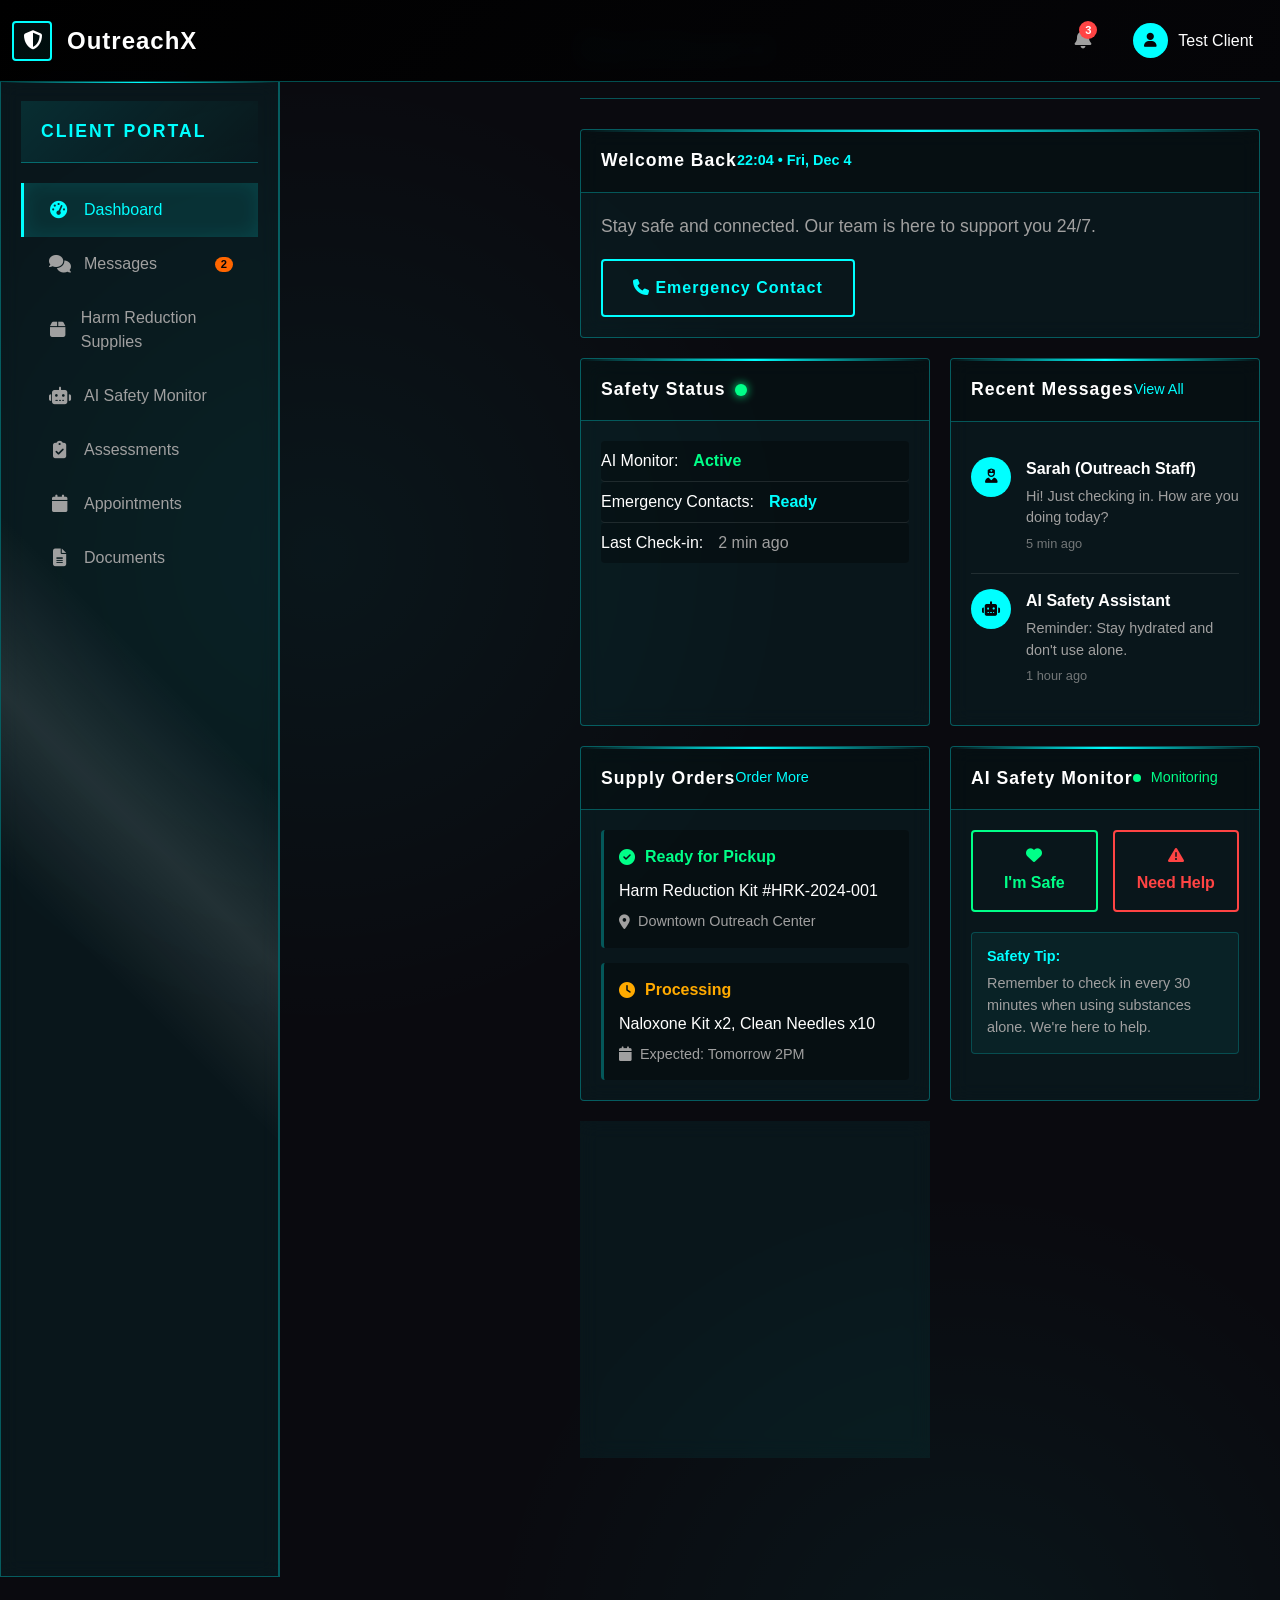
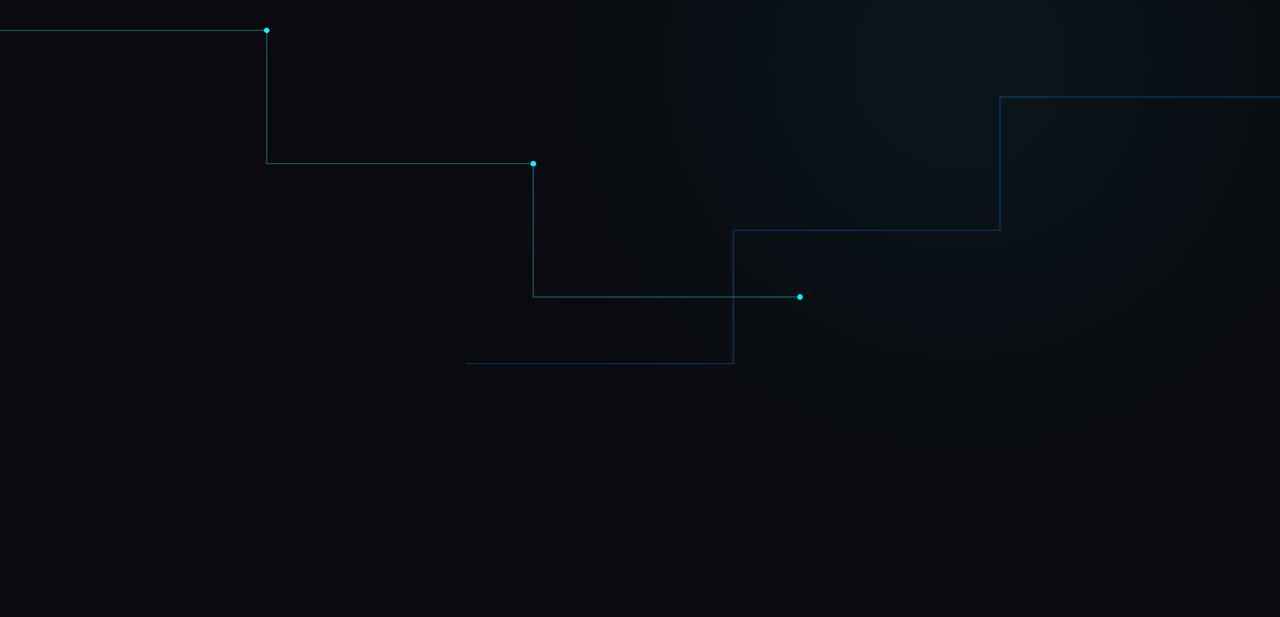
<file: client-dashboard.html>
<!DOCTYPE html>
<html lang="en" data-theme="futuristic">
<head>
    <meta charset="UTF-8">
    <meta name="viewport" content="width=device-width, initial-scale=1.0">
    <title>Client Dashboard - OutreachX</title>
    
    <!-- Bootstrap 5 CSS -->
    <link href="https://cdn.jsdelivr.net/npm/bootstrap@5.3.0/dist/css/bootstrap.min.css" rel="stylesheet">
    
    <!-- Font Awesome for icons -->
    <link href="https://cdnjs.cloudflare.com/ajax/libs/font-awesome/6.4.0/css/all.min.css" rel="stylesheet">
    
    <!-- Custom CSS -->
    <link href="assets/css/main.css" rel="stylesheet">
    <link href="assets/css/themes.css" rel="stylesheet">
    <link href="assets/css/animations.css" rel="stylesheet">
    <link href="assets/css/dashboard.css" rel="stylesheet">
</head>
<body class="theme-futuristic dashboard-body">
    <!-- Main Navigation -->
    <nav class="navbar navbar-expand-lg navbar-dark hud-navbar fixed-top">
        <div class="container-fluid">
            <a class="navbar-brand hud-brand" href="index.html">
                <div class="brand-icon animated-icon">
                    <i class="fas fa-shield-alt"></i>
                </div>
                <span class="brand-text">OutreachX</span>
            </a>
            
            <div class="navbar-nav ms-auto d-flex flex-row align-items-center">
                <!-- Notifications -->
                <div class="nav-item dropdown me-3">
                    <a class="nav-link notification-bell" href="#" data-bs-toggle="dropdown">
                        <i class="fas fa-bell"></i>
                        <span class="notification-count">3</span>
                    </a>
                    <div class="dropdown-menu dropdown-menu-end hud-dropdown">
                        <h6 class="dropdown-header">Notifications</h6>
                        <div class="notification-item">
                            <i class="fas fa-message text-info"></i>
                            <div class="notification-content">
                                <span class="notification-text">New message from staff</span>
                                <small class="notification-time">2 min ago</small>
                            </div>
                        </div>
                        <div class="notification-item">
                            <i class="fas fa-box text-success"></i>
                            <div class="notification-content">
                                <span class="notification-text">Supply order ready</span>
                                <small class="notification-time">1 hour ago</small>
                            </div>
                        </div>
                        <div class="notification-item">
                            <i class="fas fa-calendar text-warning"></i>
                            <div class="notification-content">
                                <span class="notification-text">Appointment reminder</span>
                                <small class="notification-time">3 hours ago</small>
                            </div>
                        </div>
                    </div>
                </div>

                <!-- User Menu -->
                <div class="nav-item dropdown">
                    <a class="nav-link user-menu" href="#" data-bs-toggle="dropdown">
                        <div class="user-avatar">
                            <i class="fas fa-user"></i>
                        </div>
                        <span class="user-name">Test Client</span>
                    </a>
                    <div class="dropdown-menu dropdown-menu-end hud-dropdown">
                        <a class="dropdown-item" href="#"><i class="fas fa-user-circle"></i> Profile</a>
                        <a class="dropdown-item" href="#"><i class="fas fa-cog"></i> Settings</a>
                        <div class="dropdown-divider"></div>
                        <a class="dropdown-item logout-btn" href="#"><i class="fas fa-sign-out-alt"></i> Logout</a>
                    </div>
                </div>
            </div>
        </div>
    </nav>

    <div class="dashboard-container">
        <!-- Sidebar -->
        <aside class="sidebar hud-panel">
            <div class="sidebar-header">
                <h4>CLIENT PORTAL</h4>
            </div>
            
            <nav class="sidebar-nav">
                <a href="#dashboard" class="nav-link active" data-page="dashboard">
                    <i class="fas fa-tachometer-alt"></i>
                    <span>Dashboard</span>
                </a>
                <a href="#messaging" class="nav-link" data-page="messaging">
                    <i class="fas fa-comments"></i>
                    <span>Messages</span>
                    <span class="badge">2</span>
                </a>
                <a href="#supplies" class="nav-link" data-page="supplies">
                    <i class="fas fa-box"></i>
                    <span>Harm Reduction Supplies</span>
                </a>
                <a href="#ai-chat" class="nav-link" data-page="ai-chat">
                    <i class="fas fa-robot"></i>
                    <span>AI Safety Monitor</span>
                </a>
                <a href="#assessments" class="nav-link" data-page="assessments">
                    <i class="fas fa-clipboard-check"></i>
                    <span>Assessments</span>
                </a>
                <a href="#appointments" class="nav-link" data-page="appointments">
                    <i class="fas fa-calendar"></i>
                    <span>Appointments</span>
                </a>
                <a href="#documents" class="nav-link" data-page="documents">
                    <i class="fas fa-file-alt"></i>
                    <span>Documents</span>
                </a>
            </nav>
        </aside>

        <!-- Main Content -->
        <main class="main-content">
            <!-- Dashboard Page -->
            <div id="dashboard-page" class="page active">
                <div class="page-header">
                    <h1 class="page-title">Dashboard</h1>
                    <div class="page-actions">
                        <button class="btn hud-btn hud-btn-secondary" id="refreshBtn">
                            <i class="fas fa-sync-alt"></i> Refresh
                        </button>
                    </div>
                </div>

                <div class="dashboard-grid">
                    <!-- Welcome Widget -->
                    <div class="widget welcome-widget">
                        <div class="widget-header">
                            <h3>Welcome Back</h3>
                            <div class="widget-time" id="currentTime"></div>
                        </div>
                        <div class="widget-content">
                            <p>Stay safe and connected. Our team is here to support you 24/7.</p>
                            <button class="btn hud-btn hud-btn-primary">
                                <i class="fas fa-phone"></i> Emergency Contact
                            </button>
                        </div>
                    </div>

                    <!-- Status Widget -->
                    <div class="widget status-widget">
                        <div class="widget-header">
                            <h3>Safety Status</h3>
                            <div class="status-indicator online"></div>
                        </div>
                        <div class="widget-content">
                            <div class="status-item">
                                <span>AI Monitor:</span>
                                <span class="status-active">Active</span>
                            </div>
                            <div class="status-item">
                                <span>Emergency Contacts:</span>
                                <span class="status-ready">Ready</span>
                            </div>
                            <div class="status-item">
                                <span>Last Check-in:</span>
                                <span class="status-recent">2 min ago</span>
                            </div>
                        </div>
                    </div>

                    <!-- Messages Widget -->
                    <div class="widget messages-widget">
                        <div class="widget-header">
                            <h3>Recent Messages</h3>
                            <a href="#messaging" class="widget-action">View All</a>
                        </div>
                        <div class="widget-content">
                            <div class="message-item">
                                <div class="message-avatar">
                                    <i class="fas fa-user-nurse"></i>
                                </div>
                                <div class="message-content">
                                    <div class="message-sender">Sarah (Outreach Staff)</div>
                                    <div class="message-text">Hi! Just checking in. How are you doing today?</div>
                                    <div class="message-time">5 min ago</div>
                                </div>
                            </div>
                            <div class="message-item">
                                <div class="message-avatar">
                                    <i class="fas fa-robot"></i>
                                </div>
                                <div class="message-content">
                                    <div class="message-sender">AI Safety Assistant</div>
                                    <div class="message-text">Reminder: Stay hydrated and don't use alone.</div>
                                    <div class="message-time">1 hour ago</div>
                                </div>
                            </div>
                        </div>
                    </div>

                    <!-- Supply Orders Widget -->
                    <div class="widget supplies-widget">
                        <div class="widget-header">
                            <h3>Supply Orders</h3>
                            <a href="#supplies" class="widget-action">Order More</a>
                        </div>
                        <div class="widget-content">
                            <div class="supply-order">
                                <div class="order-status ready">
                                    <i class="fas fa-check-circle"></i>
                                    <span>Ready for Pickup</span>
                                </div>
                                <div class="order-items">
                                    <span>Harm Reduction Kit #HRK-2024-001</span>
                                </div>
                                <div class="order-location">
                                    <i class="fas fa-map-marker-alt"></i>
                                    Downtown Outreach Center
                                </div>
                            </div>
                            <div class="supply-order">
                                <div class="order-status processing">
                                    <i class="fas fa-clock"></i>
                                    <span>Processing</span>
                                </div>
                                <div class="order-items">
                                    <span>Naloxone Kit x2, Clean Needles x10</span>
                                </div>
                                <div class="order-eta">
                                    <i class="fas fa-calendar"></i>
                                    Expected: Tomorrow 2PM
                                </div>
                            </div>
                        </div>
                    </div>

                    <!-- AI Safety Widget -->
                    <div class="widget ai-safety-widget">
                        <div class="widget-header">
                            <h3>AI Safety Monitor</h3>
                            <div class="ai-status active">
                                <div class="pulse-dot"></div>
                                <span>Monitoring</span>
                            </div>
                        </div>
                        <div class="widget-content">
                            <div class="safety-controls">
                                <button class="btn safety-btn check-in" id="checkInBtn">
                                    <i class="fas fa-heart"></i>
                                    <span>I'm Safe</span>
                                </button>
                                <button class="btn safety-btn emergency" id="emergencyBtn">
                                    <i class="fas fa-exclamation-triangle"></i>
                                    <span>Need Help</span>
                                </button>
                            </div>
                            <div class="safety-tips">
                                <h4>Safety Tip:</h4>
                                <p>Remember to check in every 30 minutes when using substances alone. We're here to help.</p>
                            </div>
                        </div>
                    </div>

                    <!-- Quick Actions Widget -->
                    <div class="widget quick-actions-widget">
                        <div class="widget-header">
                            <h3>Quick Actions</h3>
                        </div>
                        <div class="widget-content">
                            <div class="action-grid">
                                <button class="action-btn" data-page="messaging">
                                    <i class="fas fa-comment"></i>
                                    <span>Send Message</span>
                                </button>
                                <button class="action-btn" data-page="supplies">
                                    <i class="fas fa-shopping-cart"></i>
                                    <span>Order Supplies</span>
                                </button>
                                <button class="action-btn" data-page="assessments">
                                    <i class="fas fa-clipboard-list"></i>
                                    <span>Complete Assessment</span>
                                </button>
                                <button class="action-btn" data-page="appointments">
                                    <i class="fas fa-calendar-plus"></i>
                                    <span>Book Appointment</span>
                                </button>
                            </div>
                        </div>
                    </div>
                </div>
            </div>

            <!-- Messaging Page -->
            <div id="messaging-page" class="page">
                <div class="page-header">
                    <h1 class="page-title">Messages</h1>
                    <button class="btn hud-btn hud-btn-primary">
                        <i class="fas fa-plus"></i> New Message
                    </button>
                </div>
                
                <div class="messaging-layout">
                    <div class="conversations-list hud-panel">
                        <h3>Conversations</h3>
                        <div class="conversation-item active">
                            <div class="conversation-avatar">
                                <i class="fas fa-user-nurse"></i>
                            </div>
                            <div class="conversation-info">
                                <div class="conversation-name">Sarah (Outreach Staff)</div>
                                <div class="conversation-preview">Hi! Just checking in...</div>
                            </div>
                            <div class="conversation-meta">
                                <div class="conversation-time">5 min</div>
                                <div class="unread-count">2</div>
                            </div>
                        </div>
                        <div class="conversation-item">
                            <div class="conversation-avatar">
                                <i class="fas fa-robot"></i>
                            </div>
                            <div class="conversation-info">
                                <div class="conversation-name">AI Safety Assistant</div>
                                <div class="conversation-preview">Reminder: Stay hydrated...</div>
                            </div>
                            <div class="conversation-meta">
                                <div class="conversation-time">1 hour</div>
                            </div>
                        </div>
                    </div>

                    <div class="chat-area hud-panel">
                        <div class="chat-header">
                            <div class="chat-title">Sarah (Outreach Staff)</div>
                            <div class="chat-status">Online</div>
                        </div>
                        <div class="chat-messages" id="chatMessages">
                            <div class="message received">
                                <div class="message-content">Hi! Just checking in. How are you doing today?</div>
                                <div class="message-time">14:32</div>
                            </div>
                            <div class="message received">
                                <div class="message-content">Remember, I'm here if you need anything at all.</div>
                                <div class="message-time">14:33</div>
                            </div>
                        </div>
                        <div class="chat-input">
                            <input type="text" class="form-control hud-input" placeholder="Type your message..." id="messageInput">
                            <button class="btn hud-btn hud-btn-primary" id="sendMessageBtn">
                                <i class="fas fa-paper-plane"></i>
                            </button>
                        </div>
                    </div>
                </div>
            </div>

            <!-- AI Chat Page -->
            <div id="ai-chat-page" class="page">
                <div class="page-header">
                    <h1 class="page-title">AI Safety Monitor</h1>
                    <div class="ai-status-header">
                        <div class="status-indicator online"></div>
                        <span>AI Assistant Active</span>
                    </div>
                </div>

                <div class="ai-chat-container hud-panel">
                    <div class="ai-chat-header">
                        <div class="ai-avatar">
                            <i class="fas fa-robot"></i>
                        </div>
                        <div class="ai-info">
                            <h3>Safety Assistant</h3>
                            <p>I'm here to help keep you safe. Check in with me regularly.</p>
                        </div>
                    </div>

                    <div class="safety-dashboard">
                        <div class="safety-stat">
                            <div class="stat-value">127</div>
                            <div class="stat-label">Check-ins Today</div>
                        </div>
                        <div class="safety-stat">
                            <div class="stat-value">00:28</div>
                            <div class="stat-label">Time Since Last Check</div>
                        </div>
                        <div class="safety-stat">
                            <div class="stat-value">3</div>
                            <div class="stat-label">Emergency Contacts</div>
                        </div>
                    </div>

                    <div class="safety-controls-expanded">
                        <button class="btn safety-btn-large check-in">
                            <i class="fas fa-heart"></i>
                            <div class="btn-content">
                                <span class="btn-title">I'm Safe</span>
                                <span class="btn-subtitle">Quick check-in</span>
                            </div>
                        </button>
                        <button class="btn safety-btn-large emergency">
                            <i class="fas fa-exclamation-triangle"></i>
                            <div class="btn-content">
                                <span class="btn-title">Need Help</span>
                                <span class="btn-subtitle">Emergency assistance</span>
                            </div>
                        </button>
                    </div>

                    <div class="ai-chat-area">
                        <div class="chat-messages ai-messages" id="aiChatMessages">
                            <div class="message ai-message">
                                <div class="message-content">
                                    <p>Hello! I'm your AI Safety Assistant. I'm here to help monitor your wellbeing and provide support when you need it.</p>
                                    <p>Remember to check in with me regularly, especially if you're using substances alone.</p>
                                </div>
                                <div class="message-time">10 min ago</div>
                            </div>
                        </div>
                        <div class="ai-chat-input">
                            <input type="text" class="form-control hud-input" placeholder="Talk to your AI assistant..." id="aiMessageInput">
                            <button class="btn hud-btn hud-btn-primary" id="sendAiMessageBtn">
                                <i class="fas fa-paper-plane"></i>
                            </button>
                        </div>
                    </div>
                </div>
            </div>

            <!-- Other pages would be implemented similarly... -->
        </main>
    </div>

    <!-- Emergency Modal -->
    <div class="modal fade" id="emergencyModal" tabindex="-1">
        <div class="modal-dialog modal-dialog-centered">
            <div class="modal-content hud-modal emergency-modal">
                <div class="modal-header">
                    <h5 class="modal-title text-danger">
                        <i class="fas fa-exclamation-triangle"></i>
                        Emergency Assistance
                    </h5>
                </div>
                <div class="modal-body">
                    <p class="emergency-text">We're here to help. What kind of assistance do you need?</p>
                    <div class="emergency-options">
                        <button class="btn btn-danger mb-2 w-100">
                            <i class="fas fa-ambulance"></i>
                            Medical Emergency (Call 911)
                        </button>
                        <button class="btn btn-warning mb-2 w-100">
                            <i class="fas fa-phone"></i>
                            Contact Emergency Contact
                        </button>
                        <button class="btn btn-info mb-2 w-100">
                            <i class="fas fa-comment"></i>
                            Chat with Staff
                        </button>
                        <button class="btn btn-secondary w-100" data-bs-dismiss="modal">
                            <i class="fas fa-times"></i>
                            Cancel
                        </button>
                    </div>
                </div>
            </div>
        </div>
    </div>

    <!-- Scripts -->
    <script src="https://cdn.jsdelivr.net/npm/bootstrap@5.3.0/dist/js/bootstrap.bundle.min.js"></script>
    <script src="assets/js/particles.js"></script>
    <script src="assets/js/animations.js"></script>
    <script src="assets/js/themes.js"></script>
    <script src="assets/js/auth.js"></script>
    <script src="assets/js/dashboard.js"></script>
    <script src="assets/js/main.js"></script>
</body>
</html>
</file>
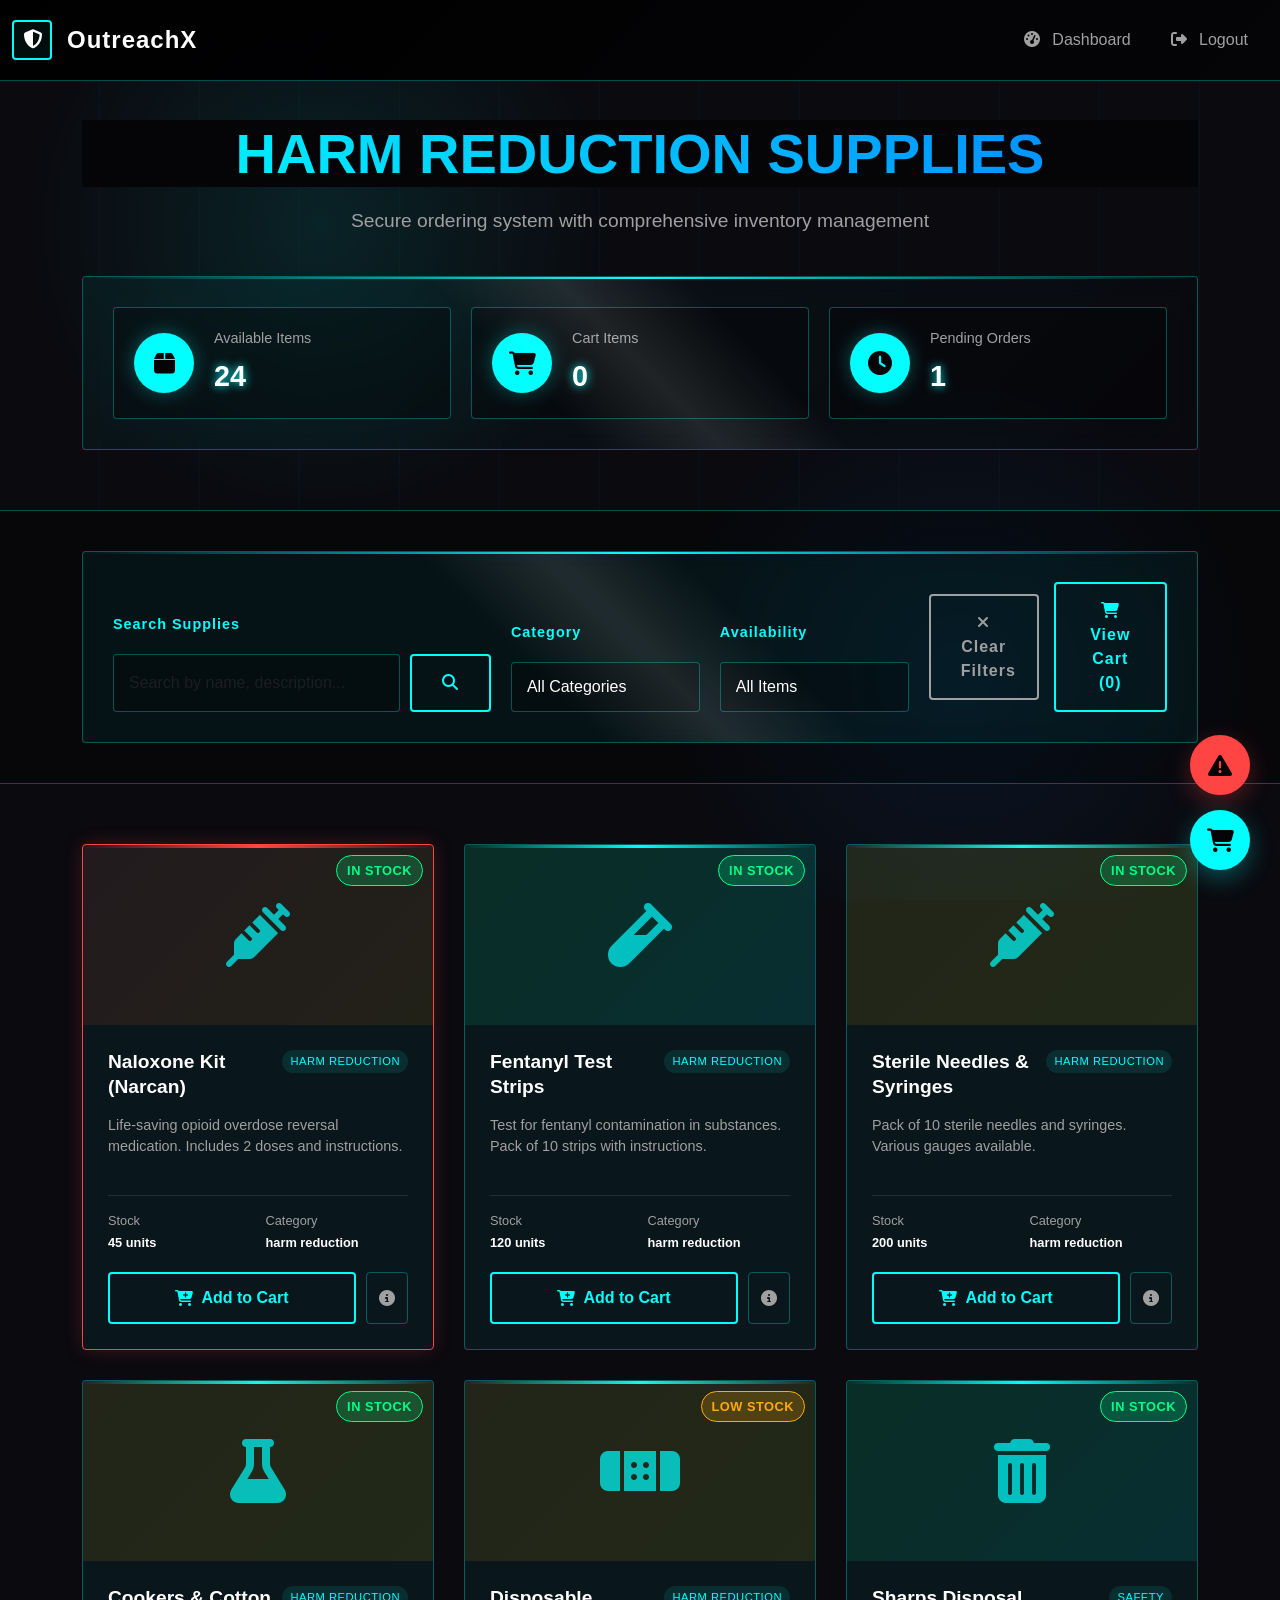
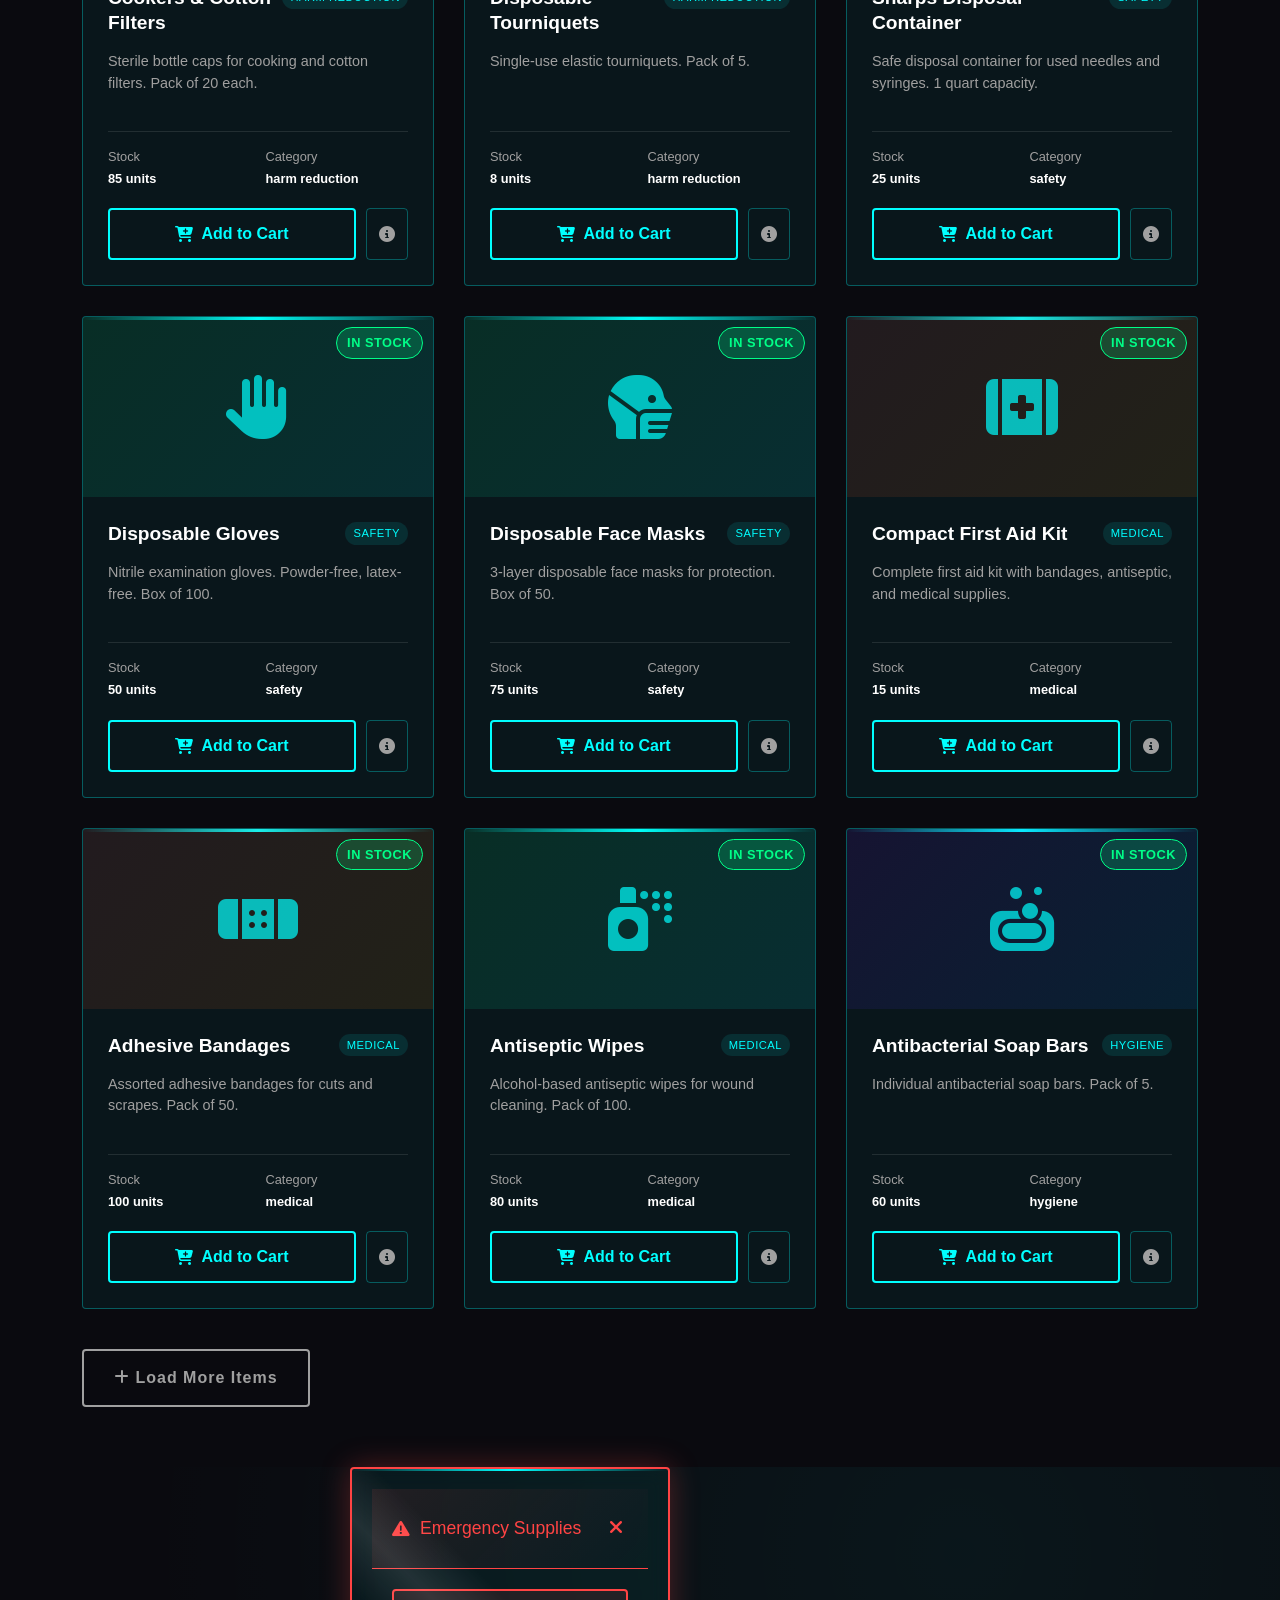
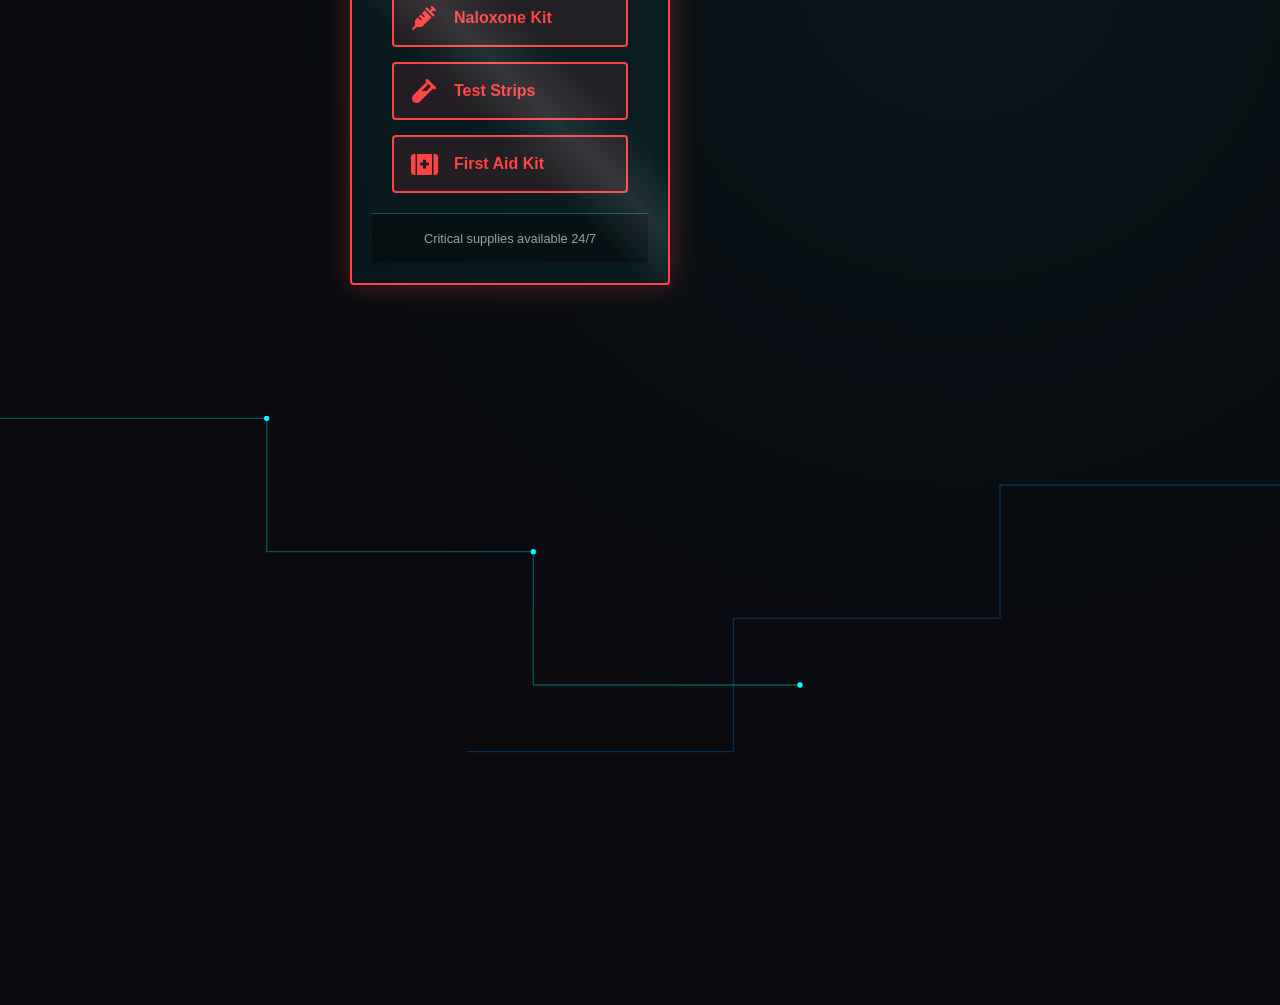
<file: supplies.html>
<!DOCTYPE html>
<html lang="en" data-theme="futuristic">
<head>
    <meta charset="UTF-8">
    <meta name="viewport" content="width=device-width, initial-scale=1.0">
    <title>Harm Reduction Supplies - OutreachX</title>
    
    <!-- Bootstrap 5 CSS -->
    <link href="https://cdn.jsdelivr.net/npm/bootstrap@5.3.0/dist/css/bootstrap.min.css" rel="stylesheet">
    
    <!-- Font Awesome for icons -->
    <link href="https://cdnjs.cloudflare.com/ajax/libs/font-awesome/6.4.0/css/all.min.css" rel="stylesheet">
    
    <!-- Custom CSS -->
    <link href="assets/css/main.css" rel="stylesheet">
    <link href="assets/css/themes.css" rel="stylesheet">
    <link href="assets/css/animations.css" rel="stylesheet">
    <link href="assets/css/supplies.css" rel="stylesheet">
</head>
<body class="theme-futuristic">
    <!-- Loading Screen -->
    <div id="loading-screen" class="loading-screen">
        <div class="loading-content">
            <div class="hud-loader">
                <div class="loader-ring"></div>
                <div class="loader-ring"></div>
                <div class="loader-ring"></div>
            </div>
            <h2 class="loading-text">LOADING SUPPLY INVENTORY</h2>
            <div class="loading-bar">
                <div class="loading-progress"></div>
            </div>
        </div>
    </div>

    <!-- Navigation -->
    <nav class="navbar navbar-expand-lg navbar-dark hud-navbar">
        <div class="container-fluid">
            <a class="navbar-brand hud-brand" href="index.html">
                <div class="brand-icon animated-icon">
                    <i class="fas fa-shield-alt"></i>
                </div>
                <span class="brand-text">OutreachX</span>
            </a>
            
            <div class="navbar-nav ms-auto">
                <a class="nav-link hud-nav-link" href="client-dashboard.html">
                    <i class="fas fa-tachometer-alt"></i> Dashboard
                </a>
                <a class="nav-link hud-nav-link" href="#" onclick="logout()">
                    <i class="fas fa-sign-out-alt"></i> Logout
                </a>
            </div>
        </div>
    </nav>

    <!-- Main Content -->
    <div class="supplies-container">
        <!-- Header Section -->
        <section class="supplies-header">
            <div class="container">
                <div class="header-content">
                    <h1 class="supplies-title glitch-text" data-text="HARM REDUCTION SUPPLIES">
                        HARM REDUCTION SUPPLIES
                    </h1>
                    <p class="supplies-subtitle">
                        Secure ordering system with comprehensive inventory management
                    </p>
                    
                    <!-- Order Status Bar -->
                    <div class="order-status-bar hud-panel">
                        <div class="status-item">
                            <div class="status-icon">
                                <i class="fas fa-box"></i>
                            </div>
                            <div class="status-info">
                                <span class="status-label">Available Items</span>
                                <span class="status-value" id="availableCount">24</span>
                            </div>
                        </div>
                        <div class="status-item">
                            <div class="status-icon">
                                <i class="fas fa-shopping-cart"></i>
                            </div>
                            <div class="status-info">
                                <span class="status-label">Cart Items</span>
                                <span class="status-value" id="cartCount">0</span>
                            </div>
                        </div>
                        <div class="status-item">
                            <div class="status-icon">
                                <i class="fas fa-clock"></i>
                            </div>
                            <div class="status-info">
                                <span class="status-label">Pending Orders</span>
                                <span class="status-value" id="pendingCount">1</span>
                            </div>
                        </div>
                    </div>
                </div>
            </div>
        </section>

        <!-- Filter and Search -->
        <section class="supplies-filters">
            <div class="container">
                <div class="filters-panel hud-panel">
                    <div class="filter-group">
                        <label class="hud-label">Search Supplies</label>
                        <div class="search-input-group">
                            <input type="text" class="form-control hud-input" id="searchInput" placeholder="Search by name, description...">
                            <button class="btn hud-btn hud-btn-primary" id="searchBtn">
                                <i class="fas fa-search"></i>
                            </button>
                        </div>
                    </div>
                    
                    <div class="filter-group">
                        <label class="hud-label">Category</label>
                        <select class="form-control hud-select" id="categoryFilter">
                            <option value="">All Categories</option>
                            <option value="harm-reduction">Harm Reduction</option>
                            <option value="safety">Safety Equipment</option>
                            <option value="medical">Medical Supplies</option>
                            <option value="hygiene">Hygiene Items</option>
                            <option value="nutrition">Nutrition Support</option>
                        </select>
                    </div>
                    
                    <div class="filter-group">
                        <label class="hud-label">Availability</label>
                        <select class="form-control hud-select" id="availabilityFilter">
                            <option value="">All Items</option>
                            <option value="in-stock">In Stock</option>
                            <option value="low-stock">Low Stock</option>
                            <option value="out-of-stock">Out of Stock</option>
                        </select>
                    </div>

                    <div class="filter-actions">
                        <button class="btn hud-btn hud-btn-secondary" id="clearFiltersBtn">
                            <i class="fas fa-times"></i> Clear Filters
                        </button>
                        <button class="btn hud-btn hud-btn-primary" id="viewCartBtn">
                            <i class="fas fa-shopping-cart"></i> View Cart (<span id="cartIndicator">0</span>)
                        </button>
                    </div>
                </div>
            </div>
        </section>

        <!-- Supplies Inventory -->
        <section class="supplies-inventory">
            <div class="container">
                <div class="inventory-grid" id="inventoryGrid">
                    <!-- Items will be populated by JavaScript -->
                </div>
                
                <!-- Load More Button -->
                <div class="load-more-section">
                    <button class="btn hud-btn hud-btn-secondary" id="loadMoreBtn">
                        <i class="fas fa-plus"></i> Load More Items
                    </button>
                </div>
            </div>
        </section>
    </div>

    <!-- Shopping Cart Modal -->
    <div class="modal fade" id="cartModal" tabindex="-1">
        <div class="modal-dialog modal-lg modal-dialog-centered">
            <div class="modal-content hud-modal">
                <div class="modal-header">
                    <h5 class="modal-title">
                        <i class="fas fa-shopping-cart"></i>
                        Your Supply Cart
                    </h5>
                    <button type="button" class="btn-close hud-close" data-bs-dismiss="modal"></button>
                </div>
                <div class="modal-body">
                    <div id="cartItems">
                        <!-- Cart items will be populated here -->
                    </div>
                    <div class="cart-empty" id="cartEmpty" style="display: none;">
                        <div class="empty-cart-icon">
                            <i class="fas fa-shopping-cart"></i>
                        </div>
                        <h4>Your cart is empty</h4>
                        <p>Add some supplies to your cart to get started.</p>
                    </div>
                </div>
                <div class="modal-footer">
                    <div class="cart-summary">
                        <div class="cart-total">
                            Total Items: <span id="cartTotalItems">0</span>
                        </div>
                    </div>
                    <button type="button" class="btn hud-btn hud-btn-secondary" data-bs-dismiss="modal">
                        Continue Shopping
                    </button>
                    <button type="button" class="btn hud-btn hud-btn-primary" id="checkoutBtn" disabled>
                        <i class="fas fa-check"></i> Place Order
                    </button>
                </div>
            </div>
        </div>
    </div>

    <!-- Item Details Modal -->
    <div class="modal fade" id="itemModal" tabindex="-1">
        <div class="modal-dialog modal-lg modal-dialog-centered">
            <div class="modal-content hud-modal">
                <div class="modal-header">
                    <h5 class="modal-title" id="itemModalTitle">Item Details</h5>
                    <button type="button" class="btn-close hud-close" data-bs-dismiss="modal"></button>
                </div>
                <div class="modal-body" id="itemModalBody">
                    <!-- Item details will be populated here -->
                </div>
                <div class="modal-footer">
                    <button type="button" class="btn hud-btn hud-btn-secondary" data-bs-dismiss="modal">
                        Close
                    </button>
                    <button type="button" class="btn hud-btn hud-btn-primary" id="addToCartFromModal">
                        <i class="fas fa-cart-plus"></i> Add to Cart
                    </button>
                </div>
            </div>
        </div>
    </div>

    <!-- Order Confirmation Modal -->
    <div class="modal fade" id="orderModal" tabindex="-1">
        <div class="modal-dialog modal-dialog-centered">
            <div class="modal-content hud-modal">
                <div class="modal-header">
                    <h5 class="modal-title text-success">
                        <i class="fas fa-check-circle"></i>
                        Order Placed Successfully
                    </h5>
                    <button type="button" class="btn-close hud-close" data-bs-dismiss="modal"></button>
                </div>
                <div class="modal-body">
                    <div class="order-confirmation">
                        <div class="confirmation-icon">
                            <i class="fas fa-check-circle"></i>
                        </div>
                        <h3>Order Confirmed!</h3>
                        <p>Your order has been successfully placed and is being processed.</p>
                        
                        <div class="order-details">
                            <div class="detail-item">
                                <span class="detail-label">Order ID:</span>
                                <span class="detail-value" id="orderIdDisplay">#ORD-2024-001</span>
                            </div>
                            <div class="detail-item">
                                <span class="detail-label">Estimated Pickup:</span>
                                <span class="detail-value" id="pickupTimeDisplay">Tomorrow, 2:00 PM</span>
                            </div>
                            <div class="detail-item">
                                <span class="detail-label">Pickup Location:</span>
                                <span class="detail-value">Downtown Outreach Center</span>
                            </div>
                        </div>
                        
                        <div class="confirmation-message">
                            <p><strong>What happens next?</strong></p>
                            <ul>
                                <li>You'll receive a confirmation message</li>
                                <li>Your supplies will be prepared for pickup</li>
                                <li>We'll notify you when ready</li>
                                <li>No identification required for pickup</li>
                            </ul>
                        </div>
                    </div>
                </div>
                <div class="modal-footer">
                    <button type="button" class="btn hud-btn hud-btn-primary" data-bs-dismiss="modal">
                        <i class="fas fa-check"></i> Got it
                    </button>
                </div>
            </div>
        </div>
    </div>

    <!-- Emergency Quick Order Panel -->
    <div class="emergency-quick-order hud-panel" id="emergencyPanel">
        <div class="emergency-header">
            <h4><i class="fas fa-exclamation-triangle"></i> Emergency Supplies</h4>
            <button class="close-emergency" id="closeEmergencyBtn">
                <i class="fas fa-times"></i>
            </button>
        </div>
        <div class="emergency-items">
            <button class="emergency-item-btn" data-item="naloxone">
                <i class="fas fa-syringe"></i>
                <span>Naloxone Kit</span>
            </button>
            <button class="emergency-item-btn" data-item="test-strips">
                <i class="fas fa-vial"></i>
                <span>Test Strips</span>
            </button>
            <button class="emergency-item-btn" data-item="first-aid">
                <i class="fas fa-first-aid"></i>
                <span>First Aid Kit</span>
            </button>
        </div>
        <div class="emergency-footer">
            <p>Critical supplies available 24/7</p>
        </div>
    </div>

    <!-- Floating Action Button -->
    <div class="floating-actions">
        <button class="fab emergency-fab" id="emergencyFab" title="Emergency Supplies">
            <i class="fas fa-exclamation-triangle"></i>
        </button>
        <button class="fab cart-fab" id="cartFab" title="View Cart">
            <i class="fas fa-shopping-cart"></i>
            <span class="fab-badge" id="fabCartCount">0</span>
        </button>
    </div>

    <!-- Scripts -->
    <script src="https://cdn.jsdelivr.net/npm/bootstrap@5.3.0/dist/js/bootstrap.bundle.min.js"></script>
    <script src="assets/js/particles.js"></script>
    <script src="assets/js/animations.js"></script>
    <script src="assets/js/themes.js"></script>
    <script src="assets/js/auth.js"></script>
    <script src="assets/js/supplies.js"></script>
    <script src="assets/js/main.js"></script>
</body>
</html>
</file>
<file: assets/css/main.css>
/* OutreachX - Main CSS Styles */
/* Watch Dogs / Cyberpunk Inspired Design */

:root {
  /* Futuristic Theme Colors */
  --primary-cyan: #00ffff;
  --primary-blue: #0080ff;
  --dark-bg: #0a0a0f;
  --darker-bg: #050508;
  --panel-bg: rgba(0, 255, 255, 0.05);
  --border-glow: rgba(0, 255, 255, 0.3);
  --text-primary: #ffffff;
  --text-secondary: #a0a0a0;
  --accent-orange: #ff6600;
  --success-green: #00ff88;
  --warning-yellow: #ffaa00;
  --danger-red: #ff4444;
  
  /* Typography */
  --font-primary: 'Orbitron', 'Arial', sans-serif;
  --font-secondary: 'Rajdhani', 'Arial', sans-serif;
  
  /* Animation Durations */
  --transition-fast: 0.2s;
  --transition-normal: 0.4s;
  --transition-slow: 0.8s;
  
  /* Borders & Shadows */
  --border-radius: 4px;
  --glow-size: 20px;
  --shadow-color: rgba(0, 255, 255, 0.2);
}

/* Import Fonts */
@import url('https://fonts.googleapis.com/css2?family=Orbitron:wght@400;700;900&family=Rajdhani:wght@300;400;500;600;700&display=swap');

/* Global Styles */
* {
  box-sizing: border-box;
}

body {
  font-family: var(--font-secondary);
  background: var(--dark-bg);
  color: var(--text-primary);
  margin: 0;
  padding: 0;
  overflow-x: hidden;
  background-image: 
    radial-gradient(circle at 25% 25%, rgba(0, 255, 255, 0.1) 0%, transparent 25%),
    radial-gradient(circle at 75% 75%, rgba(0, 128, 255, 0.1) 0%, transparent 25%);
  background-attachment: fixed;
}

/* Loading Screen */
.loading-screen {
  position: fixed;
  top: 0;
  left: 0;
  width: 100vw;
  height: 100vh;
  background: var(--darker-bg);
  display: flex;
  align-items: center;
  justify-content: center;
  z-index: 9999;
  opacity: 1;
  transition: opacity var(--transition-slow) ease-out;
}

.loading-screen.hidden {
  opacity: 0;
  pointer-events: none;
}

.loading-content {
  text-align: center;
  max-width: 400px;
}

.hud-loader {
  position: relative;
  width: 120px;
  height: 120px;
  margin: 0 auto 30px;
}

.loader-ring {
  position: absolute;
  border: 2px solid transparent;
  border-top: 2px solid var(--primary-cyan);
  border-radius: 50%;
  animation: spin 1s linear infinite;
}

.loader-ring:nth-child(1) {
  width: 120px;
  height: 120px;
  animation-duration: 1s;
}

.loader-ring:nth-child(2) {
  width: 90px;
  height: 90px;
  top: 15px;
  left: 15px;
  animation-duration: 0.8s;
  animation-direction: reverse;
  border-top-color: var(--primary-blue);
}

.loader-ring:nth-child(3) {
  width: 60px;
  height: 60px;
  top: 30px;
  left: 30px;
  animation-duration: 0.6s;
  border-top-color: var(--accent-orange);
}

.loading-text {
  font-family: var(--font-primary);
  font-size: 1.5rem;
  font-weight: 700;
  color: var(--primary-cyan);
  margin-bottom: 20px;
  letter-spacing: 2px;
}

.loading-bar {
  width: 100%;
  height: 4px;
  background: rgba(0, 255, 255, 0.1);
  border-radius: 2px;
  overflow: hidden;
}

.loading-progress {
  height: 100%;
  background: linear-gradient(90deg, var(--primary-cyan), var(--primary-blue));
  width: 0%;
  animation: loadingProgress 3s ease-in-out forwards;
}

/* HUD Navbar */
.hud-navbar {
  background: linear-gradient(135deg, rgba(0, 0, 0, 0.95), rgba(5, 5, 8, 0.95));
  backdrop-filter: blur(10px);
  border-bottom: 1px solid var(--border-glow);
  padding: 15px 0;
  position: fixed;
  width: 100%;
  top: 0;
  z-index: 1000;
}

.hud-brand {
  display: flex;
  align-items: center;
  gap: 15px;
  text-decoration: none;
  color: var(--text-primary) !important;
}

.brand-icon {
  width: 40px;
  height: 40px;
  display: flex;
  align-items: center;
  justify-content: center;
  border: 2px solid var(--primary-cyan);
  border-radius: var(--border-radius);
  background: rgba(0, 255, 255, 0.1);
  font-size: 1.2rem;
}

.animated-icon {
  animation: pulse 2s infinite;
}

.brand-text {
  font-family: var(--font-primary);
  font-size: 1.5rem;
  font-weight: 700;
  letter-spacing: 1px;
}

.hud-nav-link {
  color: var(--text-secondary) !important;
  font-weight: 500;
  padding: 10px 20px !important;
  border-radius: var(--border-radius);
  transition: all var(--transition-fast) ease;
  position: relative;
  overflow: hidden;
}

.hud-nav-link:hover {
  color: var(--primary-cyan) !important;
  background: rgba(0, 255, 255, 0.1);
  box-shadow: 0 0 var(--glow-size) var(--shadow-color);
}

.hud-nav-link i {
  margin-right: 8px;
}

/* Hero Section */
.hero-section {
  min-height: 100vh;
  position: relative;
  display: flex;
  align-items: center;
  padding-top: 80px;
  background: linear-gradient(135deg, var(--darker-bg) 0%, var(--dark-bg) 100%);
}

.hud-overlay {
  position: absolute;
  top: 0;
  left: 0;
  right: 0;
  bottom: 0;
  background: 
    repeating-linear-gradient(
      90deg,
      transparent,
      transparent 98px,
      rgba(0, 255, 255, 0.03) 100px
    ),
    repeating-linear-gradient(
      0deg,
      transparent,
      transparent 98px,
      rgba(0, 255, 255, 0.03) 100px
    );
  pointer-events: none;
}

.hero-content {
  z-index: 2;
  position: relative;
}

.hero-title {
  font-family: var(--font-primary);
  font-size: clamp(2.5rem, 8vw, 4rem);
  font-weight: 900;
  line-height: 1.2;
  margin-bottom: 20px;
  background: linear-gradient(45deg, var(--primary-cyan), var(--primary-blue));
  -webkit-background-clip: text;
  -webkit-text-fill-color: transparent;
  background-clip: text;
}

.glitch-text {
  position: relative;
}

.glitch-text:before,
.glitch-text:after {
  content: attr(data-text);
  position: absolute;
  top: 0;
  left: 0;
  width: 100%;
  height: 100%;
  background: var(--darker-bg);
}

.glitch-text:before {
  animation: glitch-1 0.5s infinite;
  color: var(--danger-red);
  z-index: -1;
}

.glitch-text:after {
  animation: glitch-2 0.5s infinite;
  color: var(--primary-blue);
  z-index: -2;
}

.hero-subtitle {
  font-size: 1.3rem;
  color: var(--text-secondary);
  margin-bottom: 40px;
  max-width: 600px;
}

.hero-buttons {
  display: flex;
  gap: 20px;
  flex-wrap: wrap;
}

/* HUD Buttons */
.hud-btn {
  position: relative;
  padding: 15px 30px;
  border: 2px solid;
  border-radius: var(--border-radius);
  background: transparent;
  font-family: var(--font-primary);
  font-weight: 600;
  letter-spacing: 1px;
  cursor: pointer;
  overflow: hidden;
  transition: all var(--transition-normal) ease;
}

.hud-btn-primary {
  border-color: var(--primary-cyan);
  color: var(--primary-cyan);
}

.hud-btn-primary:hover {
  background: var(--primary-cyan);
  color: var(--darker-bg);
  box-shadow: 0 0 30px rgba(0, 255, 255, 0.6);
  transform: translateY(-2px);
}

.hud-btn-secondary {
  border-color: var(--text-secondary);
  color: var(--text-secondary);
}

.hud-btn-secondary:hover {
  border-color: var(--primary-cyan);
  color: var(--primary-cyan);
  box-shadow: 0 0 20px var(--shadow-color);
}

.btn-text {
  position: relative;
  z-index: 2;
}

.btn-glow {
  position: absolute;
  top: -50%;
  left: -50%;
  width: 200%;
  height: 200%;
  background: linear-gradient(45deg, transparent, rgba(0, 255, 255, 0.1), transparent);
  transform: rotate(45deg);
  transition: transform var(--transition-slow) ease;
}

.hud-btn:hover .btn-glow {
  transform: rotate(45deg) translate(100%, 100%);
}

/* Hero Dashboard Preview */
.hero-dashboard {
  z-index: 2;
  position: relative;
}

.dashboard-preview {
  max-width: 400px;
  margin-left: auto;
}

/* HUD Panels */
.hud-panel {
  background: var(--panel-bg);
  border: 1px solid var(--border-glow);
  border-radius: var(--border-radius);
  padding: 20px;
  backdrop-filter: blur(10px);
  position: relative;
  overflow: hidden;
}

.hud-panel:before {
  content: '';
  position: absolute;
  top: 0;
  left: 0;
  right: 0;
  height: 2px;
  background: linear-gradient(90deg, transparent, var(--primary-cyan), transparent);
}

.panel-header {
  margin-bottom: 20px;
}

.panel-header h3 {
  font-family: var(--font-primary);
  font-size: 1.1rem;
  font-weight: 600;
  color: var(--primary-cyan);
  margin: 0;
  letter-spacing: 1px;
}

.status-grid {
  display: flex;
  flex-direction: column;
  gap: 15px;
}

.status-item {
  display: flex;
  align-items: center;
  gap: 15px;
  padding: 10px;
  background: rgba(0, 0, 0, 0.3);
  border-radius: var(--border-radius);
}

.status-icon {
  width: 30px;
  height: 30px;
  border-radius: 50%;
  display: flex;
  align-items: center;
  justify-content: center;
  font-size: 0.9rem;
}

.status-icon.online {
  background: rgba(0, 255, 136, 0.2);
  color: var(--success-green);
  border: 1px solid var(--success-green);
}

/* Services Section */
.services-section {
  padding: 100px 0;
  background: linear-gradient(180deg, var(--dark-bg) 0%, var(--darker-bg) 100%);
}

.section-header {
  text-align: center;
  margin-bottom: 80px;
}

.section-title {
  font-family: var(--font-primary);
  font-size: 2.5rem;
  font-weight: 700;
  color: var(--primary-cyan);
  margin-bottom: 20px;
  letter-spacing: 2px;
}

.title-underline {
  width: 100px;
  height: 3px;
  background: linear-gradient(90deg, var(--primary-cyan), var(--primary-blue));
  margin: 0 auto;
  border-radius: 2px;
}

.service-card {
  text-align: center;
  transition: all var(--transition-normal) ease;
  height: 100%;
  display: flex;
  flex-direction: column;
  cursor: pointer;
}

.service-card:hover {
  transform: translateY(-10px);
  box-shadow: 0 20px 40px rgba(0, 255, 255, 0.2);
  border-color: var(--primary-cyan);
}

.service-icon {
  width: 80px;
  height: 80px;
  margin: 0 auto 20px;
  border: 2px solid var(--border-glow);
  border-radius: 50%;
  display: flex;
  align-items: center;
  justify-content: center;
  font-size: 2rem;
  color: var(--primary-cyan);
  background: rgba(0, 255, 255, 0.05);
  transition: all var(--transition-normal) ease;
}

.service-card:hover .service-icon {
  background: rgba(0, 255, 255, 0.15);
  box-shadow: 0 0 30px rgba(0, 255, 255, 0.4);
  transform: scale(1.1);
}

.service-card h3 {
  font-family: var(--font-primary);
  font-size: 1.3rem;
  font-weight: 600;
  color: var(--text-primary);
  margin-bottom: 15px;
}

.service-card p {
  color: var(--text-secondary);
  line-height: 1.6;
  flex-grow: 1;
}

/* Modal Styles */
.hud-modal .modal-content {
  background: var(--panel-bg);
  border: 1px solid var(--border-glow);
  border-radius: var(--border-radius);
  backdrop-filter: blur(20px);
}

.hud-modal .modal-header {
  border-bottom: 1px solid var(--border-glow);
  background: linear-gradient(90deg, rgba(0, 255, 255, 0.1), transparent);
}

.hud-modal .modal-title {
  font-family: var(--font-primary);
  font-weight: 700;
  color: var(--primary-cyan);
  letter-spacing: 1px;
}

.hud-close {
  color: var(--text-secondary);
  opacity: 1;
}

.hud-close:hover {
  color: var(--primary-cyan);
  opacity: 1;
}

/* Auth Forms */
.hud-tabs .nav-link {
  background: transparent;
  border: 1px solid var(--border-glow);
  color: var(--text-secondary);
  font-family: var(--font-primary);
  font-weight: 600;
  letter-spacing: 1px;
  margin-right: 10px;
  border-radius: var(--border-radius) var(--border-radius) 0 0;
}

.hud-tabs .nav-link.active {
  background: rgba(0, 255, 255, 0.1);
  color: var(--primary-cyan);
  border-bottom-color: transparent;
}

.auth-form {
  padding: 30px 0;
}

.form-group {
  margin-bottom: 20px;
}

.hud-label {
  font-family: var(--font-primary);
  font-size: 0.9rem;
  font-weight: 600;
  color: var(--primary-cyan);
  margin-bottom: 8px;
  display: block;
  letter-spacing: 1px;
}

.hud-input,
.hud-select {
  width: 100%;
  padding: 12px 15px;
  background: rgba(0, 0, 0, 0.5);
  border: 1px solid var(--border-glow);
  border-radius: var(--border-radius);
  color: var(--text-primary);
  font-size: 1rem;
  transition: all var(--transition-fast) ease;
}

.hud-input:focus,
.hud-select:focus {
  outline: none;
  border-color: var(--primary-cyan);
  box-shadow: 0 0 15px rgba(0, 255, 255, 0.3);
  background: rgba(0, 0, 0, 0.7);
}

.form-options {
  text-align: center;
  margin-bottom: 20px;
}

.forgot-link {
  color: var(--text-secondary);
  text-decoration: none;
  font-size: 0.9rem;
  transition: color var(--transition-fast) ease;
}

.forgot-link:hover {
  color: var(--primary-cyan);
}

/* Theme Selector */
.theme-selector {
  position: fixed;
  bottom: 30px;
  right: 30px;
  z-index: 1000;
}

.theme-toggle {
  width: 60px;
  height: 60px;
  border-radius: 50%;
  background: var(--panel-bg);
  border: 2px solid var(--border-glow);
  color: var(--primary-cyan);
  font-size: 1.5rem;
  cursor: pointer;
  backdrop-filter: blur(10px);
  transition: all var(--transition-fast) ease;
}

.theme-toggle:hover {
  background: rgba(0, 255, 255, 0.1);
  box-shadow: 0 0 20px var(--shadow-color);
  transform: scale(1.1);
}

.theme-options {
  position: absolute;
  bottom: 70px;
  right: 0;
  background: var(--panel-bg);
  border: 1px solid var(--border-glow);
  border-radius: var(--border-radius);
  backdrop-filter: blur(20px);
  padding: 15px;
  min-width: 200px;
  opacity: 0;
  transform: translateY(20px);
  pointer-events: none;
  transition: all var(--transition-fast) ease;
}

.theme-options.show {
  opacity: 1;
  transform: translateY(0);
  pointer-events: all;
}

.theme-option {
  display: flex;
  align-items: center;
  gap: 10px;
  padding: 10px;
  border-radius: var(--border-radius);
  cursor: pointer;
  transition: all var(--transition-fast) ease;
  margin-bottom: 5px;
}

.theme-option:hover {
  background: rgba(0, 255, 255, 0.1);
}

.theme-color {
  width: 20px;
  height: 20px;
  border-radius: 50%;
  border: 1px solid var(--border-glow);
}

/* Particle System */
.particle-system {
  position: absolute;
  top: 0;
  left: 0;
  width: 100%;
  height: 100%;
  pointer-events: none;
  z-index: 1;
}

.particle {
  position: absolute;
  width: 2px;
  height: 2px;
  background: var(--primary-cyan);
  border-radius: 50%;
  box-shadow: 0 0 6px var(--primary-cyan);
}

/* Notifications */
.notification-container {
  position: fixed;
  top: 100px;
  right: 30px;
  z-index: 9999;
  max-width: 350px;
}

.notification {
  background: var(--panel-bg);
  border: 1px solid var(--border-glow);
  border-radius: var(--border-radius);
  padding: 15px;
  margin-bottom: 10px;
  backdrop-filter: blur(20px);
  transform: translateX(400px);
  animation: slideInNotification var(--transition-normal) ease forwards;
}

.notification.success {
  border-color: var(--success-green);
}

.notification.error {
  border-color: var(--danger-red);
}

.notification.warning {
  border-color: var(--warning-yellow);
}

/* Responsive Design */
@media (max-width: 768px) {
  .hero-buttons {
    justify-content: center;
  }
  
  .hud-btn {
    padding: 12px 25px;
    font-size: 0.9rem;
  }
  
  .theme-selector {
    bottom: 20px;
    right: 20px;
  }
  
  .theme-toggle {
    width: 50px;
    height: 50px;
    font-size: 1.2rem;
  }
  
  .service-card {
    margin-bottom: 30px;
  }
}

/* Animations */
@keyframes spin {
  from { transform: rotate(0deg); }
  to { transform: rotate(360deg); }
}

@keyframes pulse {
  0%, 100% { box-shadow: 0 0 10px rgba(0, 255, 255, 0.3); }
  50% { box-shadow: 0 0 20px rgba(0, 255, 255, 0.7); }
}

@keyframes loadingProgress {
  0% { width: 0%; }
  50% { width: 60%; }
  100% { width: 100%; }
}

@keyframes glitch-1 {
  0%, 100% { transform: translateX(0); }
  20% { transform: translateX(-2px); }
  40% { transform: translateX(-2px); }
  60% { transform: translateX(2px); }
  80% { transform: translateX(2px); }
}

@keyframes glitch-2 {
  0%, 100% { transform: translateX(0); }
  20% { transform: translateX(2px); }
  40% { transform: translateX(2px); }
  60% { transform: translateX(-2px); }
  80% { transform: translateX(-2px); }
}

@keyframes slideInNotification {
  from { transform: translateX(400px); }
  to { transform: translateX(0); }
}
</file>
<file: assets/css/themes.css>
/* OutreachX - Theme System */
/* Multiple themes with light/dark variants */

/* Futuristic Theme (Default) */
.theme-futuristic {
  --primary-color: #00ffff;
  --secondary-color: #0080ff;
  --accent-color: #ff6600;
  --success-color: #00ff88;
  --warning-color: #ffaa00;
  --danger-color: #ff4444;
  --dark-bg: #0a0a0f;
  --darker-bg: #050508;
  --panel-bg: rgba(0, 255, 255, 0.05);
  --border-glow: rgba(0, 255, 255, 0.3);
  --text-primary: #ffffff;
  --text-secondary: #a0a0a0;
  --shadow-color: rgba(0, 255, 255, 0.2);
}

.theme-futuristic.light {
  --dark-bg: #f0f8ff;
  --darker-bg: #e6f3ff;
  --panel-bg: rgba(0, 255, 255, 0.1);
  --border-glow: rgba(0, 255, 255, 0.4);
  --text-primary: #1a1a1f;
  --text-secondary: #404040;
  --shadow-color: rgba(0, 255, 255, 0.3);
}

/* Steampunk Theme */
.theme-steampunk {
  --primary-color: #ff8800;
  --secondary-color: #cc6600;
  --accent-color: #ffaa00;
  --success-color: #88cc44;
  --warning-color: #ffcc00;
  --danger-color: #cc4444;
  --dark-bg: #2a1810;
  --darker-bg: #1a0f08;
  --panel-bg: rgba(255, 136, 0, 0.05);
  --border-glow: rgba(255, 136, 0, 0.3);
  --text-primary: #f5e6d3;
  --text-secondary: #b8a690;
  --shadow-color: rgba(255, 136, 0, 0.2);
}

.theme-steampunk.light {
  --dark-bg: #f5e6d3;
  --darker-bg: #ebe1ce;
  --panel-bg: rgba(255, 136, 0, 0.1);
  --border-glow: rgba(255, 136, 0, 0.4);
  --text-primary: #2a1810;
  --text-secondary: #5a4030;
  --shadow-color: rgba(255, 136, 0, 0.3);
}

/* Hacker Theme */
.theme-hacker {
  --primary-color: #00ff00;
  --secondary-color: #88ff00;
  --accent-color: #ffff00;
  --success-color: #00cc88;
  --warning-color: #ccff00;
  --danger-color: #ff6644;
  --dark-bg: #001100;
  --darker-bg: #000800;
  --panel-bg: rgba(0, 255, 0, 0.05);
  --border-glow: rgba(0, 255, 0, 0.3);
  --text-primary: #00ff00;
  --text-secondary: #88cc88;
  --shadow-color: rgba(0, 255, 0, 0.2);
}

.theme-hacker.light {
  --dark-bg: #f0fff0;
  --darker-bg: #e8ffe8;
  --panel-bg: rgba(0, 255, 0, 0.1);
  --border-glow: rgba(0, 255, 0, 0.4);
  --text-primary: #001100;
  --text-secondary: #004400;
  --shadow-color: rgba(0, 255, 0, 0.3);
}

/* Theme-specific updates */
body {
  background: var(--dark-bg);
  color: var(--text-primary);
  background-image: 
    radial-gradient(circle at 25% 25%, var(--panel-bg) 0%, transparent 25%),
    radial-gradient(circle at 75% 75%, var(--panel-bg) 0%, transparent 25%);
}

/* Update primary colors throughout the interface */
.hud-navbar {
  background: linear-gradient(135deg, rgba(0, 0, 0, 0.95), var(--darker-bg));
  border-bottom: 1px solid var(--border-glow);
}

.brand-icon {
  border-color: var(--primary-color);
  background: var(--panel-bg);
}

.hud-nav-link:hover {
  color: var(--primary-color) !important;
  background: var(--panel-bg);
  box-shadow: 0 0 var(--glow-size) var(--shadow-color);
}

.hero-title {
  background: linear-gradient(45deg, var(--primary-color), var(--secondary-color));
  -webkit-background-clip: text;
  -webkit-text-fill-color: transparent;
  background-clip: text;
}

.hud-btn-primary {
  border-color: var(--primary-color);
  color: var(--primary-color);
}

.hud-btn-primary:hover {
  background: var(--primary-color);
  color: var(--darker-bg);
  box-shadow: 0 0 30px var(--shadow-color);
}

.hud-btn-secondary:hover {
  border-color: var(--primary-color);
  color: var(--primary-color);
  box-shadow: 0 0 20px var(--shadow-color);
}

.hud-panel {
  background: var(--panel-bg);
  border-color: var(--border-glow);
}

.hud-panel:before {
  background: linear-gradient(90deg, transparent, var(--primary-color), transparent);
}

.panel-header h3 {
  color: var(--primary-color);
}

.section-title {
  color: var(--primary-color);
}

.title-underline {
  background: linear-gradient(90deg, var(--primary-color), var(--secondary-color));
}

.service-card:hover {
  border-color: var(--primary-color);
  box-shadow: 0 20px 40px var(--shadow-color);
}

.service-icon {
  border-color: var(--border-glow);
  color: var(--primary-color);
  background: var(--panel-bg);
}

.service-card:hover .service-icon {
  background: var(--panel-bg);
  box-shadow: 0 0 30px var(--shadow-color);
}

.hud-modal .modal-content {
  background: var(--panel-bg);
  border-color: var(--border-glow);
}

.hud-modal .modal-header {
  border-bottom-color: var(--border-glow);
  background: linear-gradient(90deg, var(--panel-bg), transparent);
}

.hud-modal .modal-title {
  color: var(--primary-color);
}

.hud-close:hover {
  color: var(--primary-color);
}

.hud-tabs .nav-link {
  border-color: var(--border-glow);
}

.hud-tabs .nav-link.active {
  background: var(--panel-bg);
  color: var(--primary-color);
}

.hud-label {
  color: var(--primary-color);
}

.hud-input,
.hud-select {
  border-color: var(--border-glow);
  background: rgba(0, 0, 0, 0.3);
}

.hud-input:focus,
.hud-select:focus {
  border-color: var(--primary-color);
  box-shadow: 0 0 15px var(--shadow-color);
}

.forgot-link:hover {
  color: var(--primary-color);
}

.theme-toggle {
  background: var(--panel-bg);
  border-color: var(--border-glow);
  color: var(--primary-color);
}

.theme-toggle:hover {
  background: var(--panel-bg);
  box-shadow: 0 0 20px var(--shadow-color);
}

.theme-options {
  background: var(--panel-bg);
  border-color: var(--border-glow);
}

.theme-option:hover {
  background: var(--panel-bg);
}

.particle {
  background: var(--primary-color);
  box-shadow: 0 0 6px var(--primary-color);
}

/* Theme-specific particle effects */
.theme-steampunk .particle {
  background: var(--accent-color);
  box-shadow: 0 0 8px var(--accent-color);
  animation: steamPuff 2s infinite ease-in-out;
}

.theme-hacker .particle {
  background: var(--primary-color);
  box-shadow: 0 0 4px var(--primary-color);
  animation: matrixFall 3s linear infinite;
}

/* Steampunk specific elements */
.theme-steampunk .hud-panel {
  border-radius: 8px;
  position: relative;
}

.theme-steampunk .hud-panel:after {
  content: '';
  position: absolute;
  top: 5px;
  right: 5px;
  width: 10px;
  height: 10px;
  border-radius: 50%;
  background: var(--accent-color);
  box-shadow: 0 0 10px var(--accent-color);
  animation: steamGlow 2s infinite ease-in-out;
}

.theme-steampunk .service-icon {
  border-radius: 8px;
}

.theme-steampunk .hud-btn {
  border-radius: 8px;
  position: relative;
}

.theme-steampunk .hud-btn:before {
  content: '';
  position: absolute;
  top: -2px;
  left: -2px;
  right: -2px;
  bottom: -2px;
  background: linear-gradient(45deg, var(--accent-color), var(--primary-color), var(--secondary-color));
  z-index: -1;
  border-radius: 8px;
  opacity: 0;
  transition: opacity 0.3s ease;
}

.theme-steampunk .hud-btn:hover:before {
  opacity: 0.3;
}

/* Hacker specific elements */
.theme-hacker .hero-title {
  animation: hackerGlitch 3s infinite;
}

.theme-hacker .hud-panel {
  font-family: 'Courier New', monospace;
  position: relative;
}

.theme-hacker .hud-panel:before {
  content: '> ';
  position: absolute;
  top: 5px;
  left: 10px;
  color: var(--primary-color);
  font-weight: bold;
  animation: blink 1s infinite;
}

.theme-hacker .service-card h3:before {
  content: '$ ';
  color: var(--secondary-color);
}

/* Additional theme animations */
@keyframes steamPuff {
  0%, 100% { transform: scale(1) rotate(0deg); opacity: 0.8; }
  50% { transform: scale(1.5) rotate(180deg); opacity: 0.3; }
}

@keyframes steamGlow {
  0%, 100% { box-shadow: 0 0 5px var(--accent-color); }
  50% { box-shadow: 0 0 20px var(--accent-color), 0 0 30px var(--primary-color); }
}

@keyframes matrixFall {
  0% { transform: translateY(-100vh); opacity: 1; }
  100% { transform: translateY(100vh); opacity: 0; }
}

@keyframes hackerGlitch {
  0%, 90%, 100% { text-shadow: none; }
  5% { text-shadow: 2px 0 var(--secondary-color), -2px 0 var(--accent-color); }
  10% { text-shadow: -2px 0 var(--secondary-color), 2px 0 var(--accent-color); }
  15% { text-shadow: 1px 0 var(--secondary-color), -1px 0 var(--accent-color); }
}

@keyframes blink {
  0%, 50% { opacity: 1; }
  51%, 100% { opacity: 0; }
}

/* Light theme adjustments */
.light .hero-section {
  background: linear-gradient(135deg, var(--darker-bg) 0%, var(--dark-bg) 100%);
}

.light .services-section {
  background: linear-gradient(180deg, var(--dark-bg) 0%, var(--darker-bg) 100%);
}

.light .hud-input,
.light .hud-select {
  background: rgba(255, 255, 255, 0.8);
  color: var(--text-primary);
}

.light .status-item {
  background: rgba(255, 255, 255, 0.3);
}

/* Theme transition effects */
* {
  transition: 
    background-color 0.3s ease,
    color 0.3s ease,
    border-color 0.3s ease,
    box-shadow 0.3s ease;
}

/* Custom scrollbar for themes */
::-webkit-scrollbar {
  width: 8px;
}

::-webkit-scrollbar-track {
  background: var(--darker-bg);
}

::-webkit-scrollbar-thumb {
  background: var(--primary-color);
  border-radius: 4px;
}

::-webkit-scrollbar-thumb:hover {
  background: var(--secondary-color);
}
</file>
<file: assets/css/animations.css>
/* OutreachX - Advanced Animations */
/* Watch Dogs / Cyberpunk inspired effects */

/* Circuit effects and sparks */
.circuit-effect {
  position: absolute;
  width: 2px;
  height: 20px;
  background: linear-gradient(90deg, transparent, var(--primary-color), transparent);
  animation: circuitPulse 2s infinite linear;
}

.spark-effect {
  position: absolute;
  width: 4px;
  height: 4px;
  background: var(--accent-color);
  border-radius: 50%;
  animation: sparkFly 1s ease-out forwards;
}

/* HUD scanning lines */
.scan-line {
  position: absolute;
  top: 0;
  left: 0;
  width: 100%;
  height: 2px;
  background: linear-gradient(90deg, transparent, var(--primary-color), transparent);
  animation: scanMove 3s infinite ease-in-out;
}

/* Holographic effects */
.holographic {
  position: relative;
  overflow: hidden;
}

.holographic:before {
  content: '';
  position: absolute;
  top: 0;
  left: -100%;
  width: 100%;
  height: 100%;
  background: linear-gradient(90deg, transparent, rgba(255, 255, 255, 0.2), transparent);
  animation: holographicSweep 3s infinite;
  z-index: 1;
}

/* Data stream effects */
.data-stream {
  position: absolute;
  font-family: 'Courier New', monospace;
  font-size: 10px;
  color: var(--primary-color);
  opacity: 0.3;
  white-space: nowrap;
  animation: dataFlow 5s linear infinite;
}

/* Glitch effects */
.glitch-container {
  position: relative;
  display: inline-block;
}

.glitch-container:before,
.glitch-container:after {
  content: attr(data-text);
  position: absolute;
  top: 0;
  left: 0;
  width: 100%;
  height: 100%;
}

.glitch-container:before {
  animation: glitch-1 0.3s infinite;
  color: var(--danger-color);
  z-index: -1;
}

.glitch-container:after {
  animation: glitch-2 0.3s infinite;
  color: var(--secondary-color);
  z-index: -2;
}

/* Loading sequences */
.loading-sequence {
  display: flex;
  align-items: center;
  gap: 5px;
}

.loading-dot {
  width: 8px;
  height: 8px;
  border-radius: 50%;
  background: var(--primary-color);
  animation: loadingBounce 1.4s infinite ease-in-out;
}

.loading-dot:nth-child(1) { animation-delay: -0.32s; }
.loading-dot:nth-child(2) { animation-delay: -0.16s; }
.loading-dot:nth-child(3) { animation-delay: 0; }

/* HUD interface animations */
.hud-appear {
  animation: hudSlideIn 0.8s cubic-bezier(0.25, 0.46, 0.45, 0.94) forwards;
  opacity: 0;
  transform: translateY(30px);
}

.hud-disappear {
  animation: hudSlideOut 0.5s cubic-bezier(0.55, 0.085, 0.68, 0.53) forwards;
}

/* Button press effects */
.btn-press {
  animation: buttonPress 0.1s ease;
}

/* Card flip effects */
.card-flip {
  perspective: 1000px;
}

.card-flip-inner {
  position: relative;
  width: 100%;
  height: 100%;
  text-align: center;
  transition: transform 0.8s;
  transform-style: preserve-3d;
}

.card-flip:hover .card-flip-inner {
  transform: rotateY(180deg);
}

.card-flip-front,
.card-flip-back {
  position: absolute;
  width: 100%;
  height: 100%;
  -webkit-backface-visibility: hidden;
  backface-visibility: hidden;
}

.card-flip-back {
  transform: rotateY(180deg);
}

/* Pulse rings */
.pulse-ring {
  position: absolute;
  border: 2px solid var(--primary-color);
  border-radius: 50%;
  animation: pulseRing 2s cubic-bezier(0.455, 0.03, 0.515, 0.955) infinite;
}

/* Energy orb effects */
.energy-orb {
  position: relative;
  width: 60px;
  height: 60px;
  border-radius: 50%;
  background: radial-gradient(circle, var(--primary-color), transparent);
  animation: energyPulse 2s infinite ease-in-out;
}

.energy-orb:before {
  content: '';
  position: absolute;
  top: 50%;
  left: 50%;
  width: 80%;
  height: 80%;
  background: var(--primary-color);
  border-radius: 50%;
  transform: translate(-50%, -50%);
  animation: orbCore 3s infinite linear;
  box-shadow: 0 0 20px var(--primary-color);
}

/* Matrix rain effect */
.matrix-bg {
  position: absolute;
  top: 0;
  left: 0;
  width: 100%;
  height: 100%;
  overflow: hidden;
  z-index: -1;
}

.matrix-char {
  position: absolute;
  font-family: 'Courier New', monospace;
  color: var(--primary-color);
  font-size: 14px;
  animation: matrixDrop 3s linear infinite;
  opacity: 0.7;
}

/* Typing effect */
.typing-effect {
  overflow: hidden;
  border-right: 2px solid var(--primary-color);
  white-space: nowrap;
  margin: 0 auto;
  animation: typing 3.5s steps(40, end), blink-caret 0.75s step-end infinite;
}

/* Shockwave effect */
.shockwave {
  position: absolute;
  border: 3px solid var(--primary-color);
  border-radius: 50%;
  animation: shockwaveExpand 0.6s ease-out;
}

/* Hexagon grid pattern */
.hex-grid {
  position: absolute;
  top: 0;
  left: 0;
  width: 100%;
  height: 100%;
  background: 
    radial-gradient(circle at 25% 25%, transparent 20%, rgba(0, 255, 255, 0.1) 21%, rgba(0, 255, 255, 0.1) 30%, transparent 31%),
    radial-gradient(circle at 75% 75%, transparent 20%, rgba(0, 255, 255, 0.1) 21%, rgba(0, 255, 255, 0.1) 30%, transparent 31%);
  background-size: 50px 50px;
  opacity: 0.3;
  animation: hexShift 10s linear infinite;
}

/* Neon glow text */
.neon-glow {
  color: var(--primary-color);
  text-shadow: 
    0 0 5px var(--primary-color),
    0 0 10px var(--primary-color),
    0 0 15px var(--primary-color),
    0 0 20px var(--primary-color);
  animation: neonFlicker 2s infinite alternate;
}

/* Progress bar with segments */
.segmented-progress {
  display: flex;
  gap: 2px;
  height: 6px;
  background: rgba(0, 0, 0, 0.3);
  border-radius: 3px;
  overflow: hidden;
}

.progress-segment {
  flex: 1;
  background: var(--border-glow);
  opacity: 0.3;
  animation: progressFill 0.5s ease forwards;
}

.progress-segment.active {
  background: var(--primary-color);
  opacity: 1;
  box-shadow: 0 0 10px var(--primary-color);
}

/* Floating particles */
.floating-particle {
  position: absolute;
  width: 3px;
  height: 3px;
  background: var(--primary-color);
  border-radius: 50%;
  animation: floatingMotion 6s infinite linear;
  box-shadow: 0 0 6px var(--primary-color);
}

/* Scanner sweep */
.scanner-sweep {
  position: relative;
  overflow: hidden;
}

.scanner-sweep:after {
  content: '';
  position: absolute;
  top: 0;
  left: 0;
  width: 100%;
  height: 100%;
  background: linear-gradient(90deg, transparent, rgba(0, 255, 255, 0.3), transparent);
  animation: scannerMove 2s infinite linear;
  transform: translateX(-100%);
}

/* Keyframe Animations */
@keyframes circuitPulse {
  0%, 100% { opacity: 0.3; transform: scaleY(1); }
  50% { opacity: 1; transform: scaleY(1.5); }
}

@keyframes sparkFly {
  0% { transform: translate(0, 0) scale(1); opacity: 1; }
  100% { transform: translate(100px, -50px) scale(0); opacity: 0; }
}

@keyframes scanMove {
  0% { top: 0; opacity: 1; }
  100% { top: 100%; opacity: 0; }
}

@keyframes holographicSweep {
  0% { left: -100%; }
  100% { left: 100%; }
}

@keyframes dataFlow {
  0% { transform: translateX(-100%); }
  100% { transform: translateX(100vw); }
}

@keyframes glitch-1 {
  0%, 100% { transform: translateX(0); }
  20% { transform: translateX(-2px); }
  40% { transform: translateX(-2px); }
  60% { transform: translateX(2px); }
  80% { transform: translateX(2px); }
}

@keyframes glitch-2 {
  0%, 100% { transform: translateX(0); }
  20% { transform: translateX(2px); }
  40% { transform: translateX(2px); }
  60% { transform: translateX(-2px); }
  80% { transform: translateX(-2px); }
}

@keyframes loadingBounce {
  0%, 80%, 100% { transform: scale(0); }
  40% { transform: scale(1); }
}

@keyframes hudSlideIn {
  from { opacity: 0; transform: translateY(30px); }
  to { opacity: 1; transform: translateY(0); }
}

@keyframes hudSlideOut {
  from { opacity: 1; transform: translateY(0); }
  to { opacity: 0; transform: translateY(-30px); }
}

@keyframes buttonPress {
  0%, 100% { transform: scale(1); }
  50% { transform: scale(0.95); }
}

@keyframes pulseRing {
  0% { transform: scale(0.33); opacity: 1; }
  80%, 100% { transform: scale(1); opacity: 0; }
}

@keyframes energyPulse {
  0%, 100% { transform: scale(1); opacity: 0.8; }
  50% { transform: scale(1.2); opacity: 1; }
}

@keyframes orbCore {
  0% { transform: translate(-50%, -50%) rotate(0deg); }
  100% { transform: translate(-50%, -50%) rotate(360deg); }
}

@keyframes matrixDrop {
  0% { transform: translateY(-100vh); opacity: 1; }
  70% { opacity: 1; }
  100% { transform: translateY(100vh); opacity: 0; }
}

@keyframes typing {
  from { width: 0; }
  to { width: 100%; }
}

@keyframes blink-caret {
  from, to { border-color: transparent; }
  50% { border-color: var(--primary-color); }
}

@keyframes shockwaveExpand {
  0% { transform: scale(0); opacity: 1; }
  100% { transform: scale(4); opacity: 0; }
}

@keyframes hexShift {
  0% { background-position: 0 0; }
  100% { background-position: 50px 50px; }
}

@keyframes neonFlicker {
  0%, 100% { 
    text-shadow: 
      0 0 5px var(--primary-color),
      0 0 10px var(--primary-color),
      0 0 15px var(--primary-color),
      0 0 20px var(--primary-color);
  }
  50% {
    text-shadow: 
      0 0 2px var(--primary-color),
      0 0 5px var(--primary-color),
      0 0 8px var(--primary-color),
      0 0 12px var(--primary-color);
  }
}

@keyframes progressFill {
  from { width: 0%; }
  to { width: 100%; }
}

@keyframes floatingMotion {
  0% { transform: translate(0, 0) rotate(0deg); opacity: 1; }
  33% { transform: translate(30px, -30px) rotate(120deg); opacity: 0.7; }
  66% { transform: translate(-20px, 20px) rotate(240deg); opacity: 0.7; }
  100% { transform: translate(0, 0) rotate(360deg); opacity: 1; }
}

@keyframes scannerMove {
  0% { transform: translateX(-100%); }
  100% { transform: translateX(100%); }
}

/* Stagger animation delays */
.stagger-1 { animation-delay: 0.1s; }
.stagger-2 { animation-delay: 0.2s; }
.stagger-3 { animation-delay: 0.3s; }
.stagger-4 { animation-delay: 0.4s; }
.stagger-5 { animation-delay: 0.5s; }
.stagger-6 { animation-delay: 0.6s; }

/* Hover state animations */
.hover-lift {
  transition: transform 0.3s ease, box-shadow 0.3s ease;
}

.hover-lift:hover {
  transform: translateY(-5px);
  box-shadow: 0 10px 25px rgba(0, 0, 0, 0.2);
}

.hover-glow {
  transition: box-shadow 0.3s ease;
}

.hover-glow:hover {
  box-shadow: 0 0 20px var(--primary-color);
}

.hover-scale {
  transition: transform 0.3s ease;
}

.hover-scale:hover {
  transform: scale(1.05);
}

/* Entrance animations */
.fade-in { animation: fadeIn 0.6s ease forwards; }
.slide-in-left { animation: slideInLeft 0.6s ease forwards; }
.slide-in-right { animation: slideInRight 0.6s ease forwards; }
.slide-in-up { animation: slideInUp 0.6s ease forwards; }
.slide-in-down { animation: slideInDown 0.6s ease forwards; }
.zoom-in { animation: zoomIn 0.6s ease forwards; }

@keyframes fadeIn {
  from { opacity: 0; }
  to { opacity: 1; }
}

@keyframes slideInLeft {
  from { opacity: 0; transform: translateX(-30px); }
  to { opacity: 1; transform: translateX(0); }
}

@keyframes slideInRight {
  from { opacity: 0; transform: translateX(30px); }
  to { opacity: 1; transform: translateX(0); }
}

@keyframes slideInUp {
  from { opacity: 0; transform: translateY(30px); }
  to { opacity: 1; transform: translateY(0); }
}

@keyframes slideInDown {
  from { opacity: 0; transform: translateY(-30px); }
  to { opacity: 1; transform: translateY(0); }
}

@keyframes zoomIn {
  from { opacity: 0; transform: scale(0.8); }
  to { opacity: 1; transform: scale(1); }
}
</file>
<file: assets/css/dashboard.css>
/* OutreachX - Dashboard Styles */
/* Cyberpunk dashboard interface */

/* Dashboard Layout */
.dashboard-body {
    padding-top: 80px;
    background: var(--dark-bg);
    min-height: 100vh;
    overflow-x: hidden;
}

.dashboard-container {
    display: flex;
    min-height: calc(100vh - 80px);
}

/* Sidebar */
.sidebar {
    width: 280px;
    min-height: 100%;
    position: fixed;
    top: 80px;
    left: 0;
    z-index: 100;
    border-right: 2px solid var(--border-glow);
    border-radius: 0;
    transition: transform 0.3s ease;
}

.sidebar-header {
    padding: 20px;
    border-bottom: 1px solid var(--border-glow);
    background: linear-gradient(135deg, rgba(0, 255, 255, 0.1), transparent);
}

.sidebar-header h4 {
    font-family: var(--font-primary);
    font-size: 1.1rem;
    font-weight: 700;
    color: var(--primary-color);
    margin: 0;
    letter-spacing: 2px;
}

.sidebar-nav {
    padding: 20px 0;
}

.sidebar-nav .nav-link {
    display: flex;
    align-items: center;
    gap: 15px;
    padding: 15px 25px;
    color: var(--text-secondary);
    text-decoration: none;
    font-weight: 500;
    transition: all 0.3s ease;
    border-left: 3px solid transparent;
    position: relative;
}

.sidebar-nav .nav-link:hover {
    color: var(--primary-color);
    background: rgba(0, 255, 255, 0.05);
    border-left-color: var(--primary-color);
    transform: translateX(5px);
}

.sidebar-nav .nav-link.active {
    color: var(--primary-color);
    background: rgba(0, 255, 255, 0.1);
    border-left-color: var(--primary-color);
    box-shadow: inset 0 0 20px rgba(0, 255, 255, 0.1);
}

.sidebar-nav .nav-link i {
    width: 20px;
    text-align: center;
    font-size: 1.1rem;
}

.sidebar-nav .badge {
    background: var(--accent-color);
    color: var(--darker-bg);
    font-size: 0.7rem;
    padding: 2px 6px;
    border-radius: 10px;
    margin-left: auto;
}

/* Main Content */
.main-content {
    flex: 1;
    margin-left: 280px;
    padding: 20px;
    min-height: calc(100vh - 80px);
}

/* Page System */
.page {
    display: none;
    animation: fadeIn 0.3s ease;
}

.page.active {
    display: block;
}

.page-header {
    display: flex;
    align-items: center;
    justify-content: between;
    margin-bottom: 30px;
    padding-bottom: 20px;
    border-bottom: 1px solid var(--border-glow);
}

.page-title {
    font-family: var(--font-primary);
    font-size: 2.2rem;
    font-weight: 700;
    color: var(--primary-color);
    margin: 0;
    margin-right: auto;
    letter-spacing: 1px;
}

.page-actions {
    display: flex;
    gap: 10px;
}

/* Dashboard Grid */
.dashboard-grid {
    display: grid;
    grid-template-columns: repeat(auto-fit, minmax(350px, 1fr));
    gap: 20px;
    margin-bottom: 20px;
}

/* Widgets */
.widget {
    background: var(--panel-bg);
    border: 1px solid var(--border-glow);
    border-radius: var(--border-radius);
    padding: 0;
    backdrop-filter: blur(10px);
    position: relative;
    overflow: hidden;
    transition: all 0.3s ease;
}

.widget:hover {
    transform: translateY(-2px);
    box-shadow: 0 10px 30px rgba(0, 255, 255, 0.2);
    border-color: var(--primary-color);
}

.widget:before {
    content: '';
    position: absolute;
    top: 0;
    left: 0;
    right: 0;
    height: 2px;
    background: linear-gradient(90deg, transparent, var(--primary-color), transparent);
}

.widget-header {
    display: flex;
    align-items: center;
    justify-content: between;
    padding: 20px;
    border-bottom: 1px solid var(--border-glow);
    background: rgba(0, 0, 0, 0.3);
}

.widget-header h3 {
    font-family: var(--font-primary);
    font-size: 1.1rem;
    font-weight: 600;
    color: var(--text-primary);
    margin: 0;
    letter-spacing: 1px;
}

.widget-action {
    color: var(--primary-color);
    text-decoration: none;
    font-size: 0.9rem;
    font-weight: 500;
    transition: color 0.3s ease;
}

.widget-action:hover {
    color: var(--secondary-color);
}

.widget-content {
    padding: 20px;
}

/* Welcome Widget */
.welcome-widget {
    grid-column: span 2;
}

.widget-time {
    font-family: var(--font-primary);
    font-size: 0.9rem;
    color: var(--primary-color);
    font-weight: 600;
}

.welcome-widget .widget-content p {
    font-size: 1.1rem;
    color: var(--text-secondary);
    margin-bottom: 20px;
}

/* Status Widget */
.status-indicator {
    width: 12px;
    height: 12px;
    border-radius: 50%;
    display: inline-block;
    margin-left: 10px;
    position: relative;
}

.status-indicator.online {
    background: var(--success-color);
    box-shadow: 0 0 10px var(--success-color);
    animation: pulse 2s infinite;
}

.status-item {
    display: flex;
    align-items: center;
    justify-content: between;
    padding: 8px 0;
    border-bottom: 1px solid rgba(255, 255, 255, 0.1);
}

.status-item:last-child {
    border-bottom: none;
}

.status-active {
    color: var(--success-color);
    font-weight: 600;
}

.status-ready {
    color: var(--primary-color);
    font-weight: 600;
}

.status-recent {
    color: var(--text-secondary);
}

/* Messages Widget */
.message-item {
    display: flex;
    gap: 15px;
    padding: 15px 0;
    border-bottom: 1px solid rgba(255, 255, 255, 0.1);
}

.message-item:last-child {
    border-bottom: none;
}

.message-avatar {
    width: 40px;
    height: 40px;
    border-radius: 50%;
    background: var(--primary-color);
    display: flex;
    align-items: center;
    justify-content: center;
    color: var(--darker-bg);
    font-size: 0.9rem;
}

.message-content {
    flex: 1;
}

.message-sender {
    font-weight: 600;
    color: var(--text-primary);
    margin-bottom: 5px;
}

.message-text {
    color: var(--text-secondary);
    font-size: 0.9rem;
    margin-bottom: 5px;
}

.message-time {
    font-size: 0.8rem;
    color: var(--text-secondary);
    opacity: 0.7;
}

/* Supply Orders Widget */
.supply-order {
    padding: 15px;
    background: rgba(0, 0, 0, 0.3);
    border-radius: var(--border-radius);
    margin-bottom: 15px;
    border-left: 3px solid var(--border-glow);
}

.supply-order:last-child {
    margin-bottom: 0;
}

.order-status {
    display: flex;
    align-items: center;
    gap: 10px;
    font-weight: 600;
    margin-bottom: 10px;
}

.order-status.ready {
    color: var(--success-color);
}

.order-status.processing {
    color: var(--warning-color);
}

.order-items {
    color: var(--text-primary);
    font-weight: 500;
    margin-bottom: 8px;
}

.order-location,
.order-eta {
    color: var(--text-secondary);
    font-size: 0.9rem;
    display: flex;
    align-items: center;
    gap: 8px;
}

/* AI Safety Widget */
.ai-status {
    display: flex;
    align-items: center;
    gap: 10px;
    font-size: 0.9rem;
    color: var(--success-color);
}

.pulse-dot {
    width: 8px;
    height: 8px;
    border-radius: 50%;
    background: var(--success-color);
    animation: pulse 1.5s infinite;
}

.safety-controls {
    display: flex;
    gap: 15px;
    margin-bottom: 20px;
}

.safety-btn {
    flex: 1;
    padding: 15px;
    border: 2px solid;
    border-radius: var(--border-radius);
    background: transparent;
    font-weight: 600;
    cursor: pointer;
    transition: all 0.3s ease;
    display: flex;
    flex-direction: column;
    align-items: center;
    gap: 8px;
}

.safety-btn.check-in {
    border-color: var(--success-color);
    color: var(--success-color);
}

.safety-btn.check-in:hover {
    background: var(--success-color);
    color: var(--darker-bg);
    box-shadow: 0 0 20px rgba(0, 255, 136, 0.4);
}

.safety-btn.emergency {
    border-color: var(--danger-color);
    color: var(--danger-color);
}

.safety-btn.emergency:hover {
    background: var(--danger-color);
    color: var(--darker-bg);
    box-shadow: 0 0 20px rgba(255, 68, 68, 0.4);
}

.safety-tips {
    background: rgba(0, 255, 255, 0.05);
    padding: 15px;
    border-radius: var(--border-radius);
    border: 1px solid rgba(0, 255, 255, 0.2);
}

.safety-tips h4 {
    color: var(--primary-color);
    font-size: 0.9rem;
    font-weight: 600;
    margin-bottom: 8px;
}

.safety-tips p {
    color: var(--text-secondary);
    font-size: 0.9rem;
    margin: 0;
    line-height: 1.5;
}

/* Quick Actions Widget */
.action-grid {
    display: grid;
    grid-template-columns: 1fr 1fr;
    gap: 15px;
}

.action-btn {
    padding: 20px;
    background: rgba(0, 0, 0, 0.3);
    border: 1px solid var(--border-glow);
    border-radius: var(--border-radius);
    color: var(--text-primary);
    text-decoration: none;
    display: flex;
    flex-direction: column;
    align-items: center;
    gap: 10px;
    transition: all 0.3s ease;
    cursor: pointer;
}

.action-btn:hover {
    background: rgba(0, 255, 255, 0.1);
    border-color: var(--primary-color);
    color: var(--primary-color);
    transform: translateY(-2px);
}

.action-btn i {
    font-size: 1.5rem;
}

.action-btn span {
    font-size: 0.9rem;
    font-weight: 500;
}

/* Notifications */
.notification-bell {
    position: relative;
    color: var(--text-secondary) !important;
    font-size: 1.2rem;
    padding: 10px !important;
    transition: color 0.3s ease;
}

.notification-bell:hover {
    color: var(--primary-color) !important;
}

.notification-count {
    position: absolute;
    top: 5px;
    right: 5px;
    width: 18px;
    height: 18px;
    background: var(--danger-color);
    color: white;
    border-radius: 50%;
    font-size: 0.7rem;
    display: flex;
    align-items: center;
    justify-content: center;
    font-weight: 600;
}

.hud-dropdown {
    background: var(--panel-bg);
    border: 1px solid var(--border-glow);
    backdrop-filter: blur(20px);
    border-radius: var(--border-radius);
    min-width: 300px;
}

.hud-dropdown .dropdown-header {
    color: var(--primary-color);
    font-family: var(--font-primary);
    font-weight: 600;
    letter-spacing: 1px;
    background: linear-gradient(90deg, rgba(0, 255, 255, 0.1), transparent);
    border-bottom: 1px solid var(--border-glow);
}

.notification-item {
    display: flex;
    gap: 15px;
    padding: 12px 20px;
    border-bottom: 1px solid rgba(255, 255, 255, 0.1);
    transition: background 0.3s ease;
}

.notification-item:hover {
    background: rgba(0, 255, 255, 0.05);
}

.notification-item:last-child {
    border-bottom: none;
}

.notification-item i {
    margin-top: 2px;
}

.notification-content {
    flex: 1;
}

.notification-text {
    color: var(--text-primary);
    font-size: 0.9rem;
    display: block;
    margin-bottom: 3px;
}

.notification-time {
    color: var(--text-secondary);
    font-size: 0.8rem;
}

/* User Menu */
.user-menu {
    display: flex;
    align-items: center;
    gap: 10px;
    color: var(--text-primary) !important;
    padding: 8px 15px !important;
    border-radius: var(--border-radius);
    transition: all 0.3s ease;
}

.user-menu:hover {
    background: rgba(0, 255, 255, 0.1);
    color: var(--primary-color) !important;
}

.user-avatar {
    width: 35px;
    height: 35px;
    border-radius: 50%;
    background: var(--primary-color);
    display: flex;
    align-items: center;
    justify-content: center;
    color: var(--darker-bg);
    font-size: 0.9rem;
}

.user-name {
    font-weight: 500;
}

.hud-dropdown .dropdown-item {
    color: var(--text-secondary);
    padding: 10px 20px;
    transition: all 0.3s ease;
}

.hud-dropdown .dropdown-item:hover {
    background: rgba(0, 255, 255, 0.1);
    color: var(--primary-color);
}

.hud-dropdown .dropdown-item i {
    width: 20px;
    margin-right: 10px;
}

/* Messaging Layout */
.messaging-layout {
    display: grid;
    grid-template-columns: 350px 1fr;
    gap: 20px;
    height: calc(100vh - 200px);
}

.conversations-list {
    padding: 0;
    overflow-y: auto;
}

.conversations-list h3 {
    padding: 20px;
    margin: 0;
    font-family: var(--font-primary);
    color: var(--primary-color);
    border-bottom: 1px solid var(--border-glow);
}

.conversation-item {
    display: flex;
    gap: 15px;
    padding: 15px 20px;
    cursor: pointer;
    transition: all 0.3s ease;
    border-bottom: 1px solid rgba(255, 255, 255, 0.1);
}

.conversation-item:hover,
.conversation-item.active {
    background: rgba(0, 255, 255, 0.1);
}

.conversation-avatar {
    width: 45px;
    height: 45px;
    border-radius: 50%;
    background: var(--primary-color);
    display: flex;
    align-items: center;
    justify-content: center;
    color: var(--darker-bg);
    font-size: 1rem;
}

.conversation-info {
    flex: 1;
}

.conversation-name {
    color: var(--text-primary);
    font-weight: 600;
    margin-bottom: 5px;
}

.conversation-preview {
    color: var(--text-secondary);
    font-size: 0.9rem;
    white-space: nowrap;
    overflow: hidden;
    text-overflow: ellipsis;
}

.conversation-meta {
    text-align: right;
    display: flex;
    flex-direction: column;
    gap: 5px;
}

.conversation-time {
    font-size: 0.8rem;
    color: var(--text-secondary);
}

.unread-count {
    background: var(--danger-color);
    color: white;
    width: 20px;
    height: 20px;
    border-radius: 50%;
    font-size: 0.7rem;
    display: flex;
    align-items: center;
    justify-content: center;
    font-weight: 600;
}

/* Chat Area */
.chat-area {
    display: flex;
    flex-direction: column;
    height: 100%;
}

.chat-header {
    padding: 20px;
    border-bottom: 1px solid var(--border-glow);
    background: rgba(0, 0, 0, 0.3);
    display: flex;
    align-items: center;
    justify-content: between;
}

.chat-title {
    font-family: var(--font-primary);
    font-weight: 600;
    color: var(--text-primary);
}

.chat-status {
    color: var(--success-color);
    font-size: 0.9rem;
}

.chat-messages {
    flex: 1;
    padding: 20px;
    overflow-y: auto;
    display: flex;
    flex-direction: column;
    gap: 15px;
}

.message {
    max-width: 70%;
    padding: 12px 16px;
    border-radius: 18px;
    position: relative;
}

.message.received {
    align-self: flex-start;
    background: rgba(0, 255, 255, 0.1);
    border: 1px solid rgba(0, 255, 255, 0.2);
}

.message.sent {
    align-self: flex-end;
    background: var(--primary-color);
    color: var(--darker-bg);
}

.message-content {
    color: inherit;
    margin-bottom: 5px;
}

.message-time {
    font-size: 0.8rem;
    opacity: 0.7;
}

.chat-input {
    display: flex;
    gap: 10px;
    padding: 20px;
    border-top: 1px solid var(--border-glow);
    background: rgba(0, 0, 0, 0.3);
}

.chat-input .hud-input {
    flex: 1;
}

/* AI Chat Specific */
.ai-chat-container {
    max-width: 800px;
    margin: 0 auto;
}

.ai-chat-header {
    display: flex;
    gap: 20px;
    padding: 30px;
    border-bottom: 1px solid var(--border-glow);
    background: linear-gradient(135deg, rgba(0, 255, 255, 0.1), transparent);
}

.ai-avatar {
    width: 60px;
    height: 60px;
    border-radius: 50%;
    background: linear-gradient(135deg, var(--primary-color), var(--secondary-color));
    display: flex;
    align-items: center;
    justify-content: center;
    color: var(--darker-bg);
    font-size: 1.5rem;
    box-shadow: 0 0 20px rgba(0, 255, 255, 0.3);
}

.ai-info h3 {
    color: var(--primary-color);
    font-family: var(--font-primary);
    margin-bottom: 10px;
}

.ai-info p {
    color: var(--text-secondary);
    margin: 0;
}

.safety-dashboard {
    display: grid;
    grid-template-columns: repeat(3, 1fr);
    gap: 20px;
    padding: 30px;
    border-bottom: 1px solid var(--border-glow);
}

.safety-stat {
    text-align: center;
}

.stat-value {
    font-family: var(--font-primary);
    font-size: 2.5rem;
    font-weight: 700;
    color: var(--primary-color);
    margin-bottom: 8px;
}

.stat-label {
    color: var(--text-secondary);
    font-size: 0.9rem;
}

.safety-controls-expanded {
    display: grid;
    grid-template-columns: 1fr 1fr;
    gap: 20px;
    padding: 30px;
}

.safety-btn-large {
    padding: 30px;
    border: 2px solid;
    border-radius: var(--border-radius);
    background: transparent;
    cursor: pointer;
    transition: all 0.3s ease;
    display: flex;
    flex-direction: column;
    align-items: center;
    gap: 15px;
}

.safety-btn-large i {
    font-size: 2rem;
}

.btn-content {
    text-align: center;
}

.btn-title {
    display: block;
    font-size: 1.2rem;
    font-weight: 700;
    margin-bottom: 5px;
}

.btn-subtitle {
    display: block;
    font-size: 0.9rem;
    opacity: 0.8;
}

.ai-chat-area {
    padding: 0;
}

.ai-messages {
    max-height: 400px;
}

.ai-message {
    background: linear-gradient(135deg, rgba(0, 255, 255, 0.1), rgba(0, 128, 255, 0.1));
    border: 1px solid rgba(0, 255, 255, 0.2);
    border-radius: 12px;
    max-width: 80%;
    align-self: flex-start;
}

.ai-chat-input {
    padding: 20px;
    border-top: 1px solid var(--border-glow);
    display: flex;
    gap: 10px;
}

/* Emergency Modal */
.emergency-modal .modal-content {
    border: 2px solid var(--danger-color);
    box-shadow: 0 0 30px rgba(255, 68, 68, 0.4);
}

.emergency-text {
    font-size: 1.1rem;
    text-align: center;
    margin-bottom: 30px;
    color: var(--text-primary);
}

.emergency-options button {
    font-weight: 600;
    padding: 15px 20px;
    display: flex;
    align-items: center;
    gap: 15px;
    justify-content: flex-start;
}

.emergency-options button i {
    font-size: 1.2rem;
}

/* Responsive Design */
@media (max-width: 768px) {
    .sidebar {
        transform: translateX(-100%);
    }
    
    .sidebar.mobile-open {
        transform: translateX(0);
    }
    
    .main-content {
        margin-left: 0;
    }
    
    .dashboard-grid {
        grid-template-columns: 1fr;
    }
    
    .welcome-widget {
        grid-column: span 1;
    }
    
    .messaging-layout {
        grid-template-columns: 1fr;
    }
    
    .conversations-list {
        display: none;
    }
    
    .safety-controls {
        flex-direction: column;
    }
    
    .action-grid {
        grid-template-columns: 1fr;
    }
    
    .safety-controls-expanded {
        grid-template-columns: 1fr;
    }
    
    .safety-dashboard {
        grid-template-columns: 1fr;
        gap: 15px;
    }
}
</file>
<file: assets/css/supplies.css>
/* OutreachX - Supplies Page Styles */
/* Watch Dogs inspired inventory interface */

/* Main Layout */
.supplies-container {
    padding-top: 80px;
    min-height: 100vh;
    background: var(--dark-bg);
    background-image: 
        radial-gradient(circle at 25% 25%, rgba(0, 255, 255, 0.1) 0%, transparent 25%),
        radial-gradient(circle at 75% 75%, rgba(0, 128, 255, 0.1) 0%, transparent 25%);
    background-attachment: fixed;
}

/* Header Section */
.supplies-header {
    padding: 40px 0 60px;
    position: relative;
    overflow: hidden;
}

.supplies-header:before {
    content: '';
    position: absolute;
    top: 0;
    left: 0;
    right: 0;
    bottom: 0;
    background: 
        repeating-linear-gradient(
            90deg,
            transparent,
            transparent 98px,
            rgba(0, 255, 255, 0.03) 100px
        );
    pointer-events: none;
}

.header-content {
    position: relative;
    z-index: 2;
}

.supplies-title {
    font-family: var(--font-primary);
    font-size: clamp(2rem, 6vw, 3.5rem);
    font-weight: 900;
    line-height: 1.2;
    margin-bottom: 20px;
    background: linear-gradient(45deg, var(--primary-color), var(--secondary-color));
    -webkit-background-clip: text;
    -webkit-text-fill-color: transparent;
    background-clip: text;
    text-align: center;
}

.supplies-subtitle {
    font-size: 1.2rem;
    color: var(--text-secondary);
    text-align: center;
    margin-bottom: 40px;
    max-width: 600px;
    margin-left: auto;
    margin-right: auto;
}

/* Order Status Bar */
.order-status-bar {
    display: grid;
    grid-template-columns: repeat(auto-fit, minmax(200px, 1fr));
    gap: 20px;
    margin-top: 40px;
    padding: 30px;
    background: linear-gradient(135deg, rgba(0, 255, 255, 0.05), transparent);
}

.status-item {
    display: flex;
    align-items: center;
    gap: 20px;
    padding: 20px;
    background: rgba(0, 0, 0, 0.3);
    border-radius: var(--border-radius);
    border: 1px solid var(--border-glow);
    transition: all 0.3s ease;
}

.status-item:hover {
    background: rgba(0, 255, 255, 0.1);
    border-color: var(--primary-color);
    transform: translateY(-2px);
}

.status-icon {
    width: 60px;
    height: 60px;
    border-radius: 50%;
    background: var(--primary-color);
    display: flex;
    align-items: center;
    justify-content: center;
    color: var(--darker-bg);
    font-size: 1.5rem;
    box-shadow: 0 0 20px rgba(0, 255, 255, 0.3);
}

.status-info {
    flex: 1;
}

.status-label {
    display: block;
    color: var(--text-secondary);
    font-size: 0.9rem;
    margin-bottom: 5px;
    font-weight: 500;
}

.status-value {
    display: block;
    color: var(--text-primary);
    font-size: 1.8rem;
    font-weight: 700;
    font-family: var(--font-primary);
    text-shadow: 0 0 10px var(--primary-color);
}

/* Filters Section */
.supplies-filters {
    padding: 40px 0;
    border-top: 1px solid var(--border-glow);
    border-bottom: 1px solid var(--border-glow);
    background: rgba(0, 0, 0, 0.3);
}

.filters-panel {
    display: grid;
    grid-template-columns: 2fr 1fr 1fr 1fr;
    gap: 20px;
    align-items: end;
    padding: 30px;
}

.filter-group {
    display: flex;
    flex-direction: column;
    gap: 10px;
}

.search-input-group {
    display: flex;
    gap: 10px;
}

.search-input-group .hud-input {
    flex: 1;
}

.filter-actions {
    display: flex;
    gap: 15px;
    align-items: center;
}

/* Inventory Grid */
.supplies-inventory {
    padding: 60px 0;
}

.inventory-grid {
    display: grid;
    grid-template-columns: repeat(auto-fill, minmax(320px, 1fr));
    gap: 30px;
    margin-bottom: 40px;
}

/* Supply Item Cards */
.supply-item {
    background: var(--panel-bg);
    border: 1px solid var(--border-glow);
    border-radius: var(--border-radius);
    overflow: hidden;
    transition: all 0.3s ease;
    position: relative;
    cursor: pointer;
}

.supply-item:hover {
    transform: translateY(-5px);
    box-shadow: 0 15px 35px rgba(0, 255, 255, 0.2);
    border-color: var(--primary-color);
}

.supply-item:before {
    content: '';
    position: absolute;
    top: 0;
    left: 0;
    right: 0;
    height: 3px;
    background: linear-gradient(90deg, transparent, var(--primary-color), transparent);
}

.item-image {
    height: 180px;
    background: linear-gradient(135deg, rgba(0, 255, 255, 0.1), rgba(0, 128, 255, 0.1));
    display: flex;
    align-items: center;
    justify-content: center;
    position: relative;
    overflow: hidden;
}

.item-image i {
    font-size: 4rem;
    color: var(--primary-color);
    opacity: 0.7;
}

.item-image.naloxone { background: linear-gradient(135deg, rgba(255, 68, 68, 0.1), rgba(255, 136, 0, 0.1)); }
.item-image.test-strips { background: linear-gradient(135deg, rgba(0, 255, 136, 0.1), rgba(0, 255, 255, 0.1)); }
.item-image.needles { background: linear-gradient(135deg, rgba(255, 170, 0, 0.1), rgba(255, 204, 0, 0.1)); }
.item-image.condoms { background: linear-gradient(135deg, rgba(136, 0, 255, 0.1), rgba(0, 128, 255, 0.1)); }

.item-availability {
    position: absolute;
    top: 10px;
    right: 10px;
    padding: 5px 10px;
    border-radius: 20px;
    font-size: 0.8rem;
    font-weight: 600;
    text-transform: uppercase;
    letter-spacing: 0.5px;
}

.availability-in-stock {
    background: rgba(0, 255, 136, 0.2);
    color: var(--success-color);
    border: 1px solid var(--success-color);
}

.availability-low-stock {
    background: rgba(255, 170, 0, 0.2);
    color: var(--warning-color);
    border: 1px solid var(--warning-color);
}

.availability-out-of-stock {
    background: rgba(255, 68, 68, 0.2);
    color: var(--danger-color);
    border: 1px solid var(--danger-color);
}

.item-content {
    padding: 25px;
}

.item-header {
    display: flex;
    justify-content: space-between;
    align-items: flex-start;
    margin-bottom: 15px;
}

.item-name {
    font-family: var(--font-primary);
    font-size: 1.2rem;
    font-weight: 600;
    color: var(--text-primary);
    margin: 0;
    line-height: 1.3;
}

.item-category {
    background: rgba(0, 255, 255, 0.1);
    color: var(--primary-color);
    padding: 3px 8px;
    border-radius: 12px;
    font-size: 0.7rem;
    font-weight: 500;
    text-transform: uppercase;
    letter-spacing: 0.5px;
    white-space: nowrap;
}

.item-description {
    color: var(--text-secondary);
    font-size: 0.9rem;
    line-height: 1.5;
    margin-bottom: 20px;
    height: 60px;
    overflow: hidden;
    display: -webkit-box;
    -webkit-line-clamp: 3;
    -webkit-box-orient: vertical;
}

.item-details {
    display: grid;
    grid-template-columns: 1fr 1fr;
    gap: 15px;
    margin-bottom: 20px;
    padding-top: 15px;
    border-top: 1px solid rgba(255, 255, 255, 0.1);
}

.item-detail {
    font-size: 0.8rem;
}

.detail-label {
    color: var(--text-secondary);
    display: block;
    margin-bottom: 3px;
}

.detail-value {
    color: var(--text-primary);
    font-weight: 600;
}

.item-actions {
    display: flex;
    gap: 10px;
}

.btn-add-cart {
    flex: 1;
    padding: 12px;
    background: transparent;
    border: 2px solid var(--primary-color);
    color: var(--primary-color);
    border-radius: var(--border-radius);
    font-weight: 600;
    cursor: pointer;
    transition: all 0.3s ease;
    display: flex;
    align-items: center;
    justify-content: center;
    gap: 8px;
}

.btn-add-cart:hover:not(:disabled) {
    background: var(--primary-color);
    color: var(--darker-bg);
    transform: translateY(-2px);
    box-shadow: 0 8px 20px rgba(0, 255, 255, 0.3);
}

.btn-add-cart:disabled {
    opacity: 0.5;
    cursor: not-allowed;
    border-color: var(--text-secondary);
    color: var(--text-secondary);
}

.btn-details {
    padding: 12px;
    background: transparent;
    border: 1px solid var(--border-glow);
    color: var(--text-secondary);
    border-radius: var(--border-radius);
    cursor: pointer;
    transition: all 0.3s ease;
    display: flex;
    align-items: center;
    justify-content: center;
}

.btn-details:hover {
    border-color: var(--primary-color);
    color: var(--primary-color);
    background: rgba(0, 255, 255, 0.1);
}

/* Load More Section */
.load-more-section {
    text-align: center;
    margin-top: 40px;
}

/* Emergency Quick Order */
.emergency-quick-order {
    position: fixed;
    top: 50%;
    right: -350px;
    width: 320px;
    transform: translateY(-50%);
    z-index: 1000;
    transition: right 0.3s ease;
    border: 2px solid var(--danger-color);
    box-shadow: 0 0 30px rgba(255, 68, 68, 0.3);
}

.emergency-quick-order.show {
    right: 20px;
}

.emergency-header {
    display: flex;
    align-items: center;
    justify-content: space-between;
    padding: 20px;
    background: linear-gradient(135deg, rgba(255, 68, 68, 0.1), transparent);
    border-bottom: 1px solid var(--danger-color);
}

.emergency-header h4 {
    color: var(--danger-color);
    font-family: var(--font-primary);
    font-size: 1.1rem;
    margin: 0;
    display: flex;
    align-items: center;
    gap: 10px;
}

.close-emergency {
    background: none;
    border: none;
    color: var(--danger-color);
    font-size: 1.2rem;
    cursor: pointer;
    padding: 5px;
    transition: color 0.3s ease;
}

.close-emergency:hover {
    color: var(--text-primary);
}

.emergency-items {
    padding: 20px;
    display: flex;
    flex-direction: column;
    gap: 15px;
}

.emergency-item-btn {
    background: rgba(255, 68, 68, 0.1);
    border: 2px solid var(--danger-color);
    color: var(--danger-color);
    padding: 15px;
    border-radius: var(--border-radius);
    cursor: pointer;
    transition: all 0.3s ease;
    display: flex;
    align-items: center;
    gap: 15px;
    font-weight: 600;
    text-align: left;
}

.emergency-item-btn:hover {
    background: var(--danger-color);
    color: var(--darker-bg);
    transform: translateY(-2px);
    box-shadow: 0 8px 20px rgba(255, 68, 68, 0.4);
}

.emergency-item-btn i {
    font-size: 1.5rem;
    width: 30px;
    text-align: center;
}

.emergency-footer {
    padding: 15px 20px;
    background: rgba(0, 0, 0, 0.3);
    border-top: 1px solid var(--border-glow);
    text-align: center;
}

.emergency-footer p {
    color: var(--text-secondary);
    font-size: 0.8rem;
    margin: 0;
}

/* Floating Action Buttons */
.floating-actions {
    position: fixed;
    bottom: 30px;
    right: 30px;
    display: flex;
    flex-direction: column;
    gap: 15px;
    z-index: 1000;
}

.fab {
    width: 60px;
    height: 60px;
    border-radius: 50%;
    border: 2px solid var(--primary-color);
    background: var(--primary-color);
    color: var(--darker-bg);
    font-size: 1.5rem;
    cursor: pointer;
    transition: all 0.3s ease;
    display: flex;
    align-items: center;
    justify-content: center;
    position: relative;
    box-shadow: 0 8px 25px rgba(0, 255, 255, 0.3);
}

.fab:hover {
    transform: scale(1.1);
    box-shadow: 0 12px 35px rgba(0, 255, 255, 0.5);
}

.emergency-fab {
    background: var(--danger-color);
    border-color: var(--danger-color);
    box-shadow: 0 8px 25px rgba(255, 68, 68, 0.3);
}

.emergency-fab:hover {
    box-shadow: 0 12px 35px rgba(255, 68, 68, 0.5);
}

.fab-badge {
    position: absolute;
    top: -5px;
    right: -5px;
    width: 25px;
    height: 25px;
    background: var(--danger-color);
    color: white;
    border-radius: 50%;
    font-size: 0.8rem;
    font-weight: 700;
    display: flex;
    align-items: center;
    justify-content: center;
    border: 2px solid var(--darker-bg);
}

/* Cart Modal Styles */
.cart-item {
    display: flex;
    align-items: center;
    gap: 20px;
    padding: 20px;
    background: rgba(0, 0, 0, 0.3);
    border-radius: var(--border-radius);
    margin-bottom: 15px;
    border: 1px solid var(--border-glow);
}

.cart-item-image {
    width: 60px;
    height: 60px;
    background: var(--primary-color);
    border-radius: 50%;
    display: flex;
    align-items: center;
    justify-content: center;
    color: var(--darker-bg);
    font-size: 1.5rem;
}

.cart-item-info {
    flex: 1;
}

.cart-item-name {
    font-weight: 600;
    color: var(--text-primary);
    margin-bottom: 5px;
}

.cart-item-category {
    color: var(--text-secondary);
    font-size: 0.9rem;
}

.cart-item-actions {
    display: flex;
    align-items: center;
    gap: 15px;
}

.quantity-controls {
    display: flex;
    align-items: center;
    gap: 10px;
    background: rgba(0, 255, 255, 0.1);
    border: 1px solid var(--border-glow);
    border-radius: var(--border-radius);
    padding: 8px;
}

.quantity-btn {
    background: none;
    border: none;
    color: var(--primary-color);
    font-size: 1.2rem;
    cursor: pointer;
    padding: 5px;
    transition: color 0.3s ease;
}

.quantity-btn:hover {
    color: var(--secondary-color);
}

.quantity-display {
    min-width: 30px;
    text-align: center;
    font-weight: 600;
    color: var(--text-primary);
}

.remove-item-btn {
    background: none;
    border: 1px solid var(--danger-color);
    color: var(--danger-color);
    padding: 8px;
    border-radius: var(--border-radius);
    cursor: pointer;
    transition: all 0.3s ease;
}

.remove-item-btn:hover {
    background: var(--danger-color);
    color: var(--darker-bg);
}

.cart-empty {
    text-align: center;
    padding: 60px 20px;
}

.empty-cart-icon {
    font-size: 4rem;
    color: var(--text-secondary);
    opacity: 0.5;
    margin-bottom: 20px;
}

.empty-cart-icon i {
    opacity: 0.5;
}

.cart-summary {
    display: flex;
    align-items: center;
    gap: 20px;
    margin-right: auto;
}

.cart-total {
    font-family: var(--font-primary);
    font-weight: 600;
    color: var(--primary-color);
    font-size: 1.1rem;
}

/* Order Confirmation Styles */
.order-confirmation {
    text-align: center;
    padding: 20px;
}

.confirmation-icon {
    font-size: 4rem;
    color: var(--success-color);
    margin-bottom: 20px;
}

.order-confirmation h3 {
    color: var(--success-color);
    font-family: var(--font-primary);
    margin-bottom: 15px;
}

.order-details {
    background: rgba(0, 255, 136, 0.05);
    border: 1px solid rgba(0, 255, 136, 0.2);
    border-radius: var(--border-radius);
    padding: 20px;
    margin: 20px 0;
}

.detail-item {
    display: flex;
    justify-content: space-between;
    align-items: center;
    padding: 8px 0;
    border-bottom: 1px solid rgba(255, 255, 255, 0.1);
}

.detail-item:last-child {
    border-bottom: none;
}

.detail-label {
    color: var(--text-secondary);
}

.detail-value {
    color: var(--text-primary);
    font-weight: 600;
}

.confirmation-message {
    text-align: left;
    margin-top: 20px;
}

.confirmation-message ul {
    color: var(--text-secondary);
    line-height: 1.8;
}

/* Responsive Design */
@media (max-width: 768px) {
    .filters-panel {
        grid-template-columns: 1fr;
        gap: 20px;
    }
    
    .filter-actions {
        justify-content: center;
    }
    
    .order-status-bar {
        grid-template-columns: 1fr;
    }
    
    .inventory-grid {
        grid-template-columns: 1fr;
    }
    
    .emergency-quick-order {
        width: calc(100% - 40px);
        right: -100%;
    }
    
    .emergency-quick-order.show {
        right: 20px;
    }
    
    .floating-actions {
        bottom: 20px;
        right: 20px;
    }
    
    .fab {
        width: 50px;
        height: 50px;
        font-size: 1.2rem;
    }
    
    .item-details {
        grid-template-columns: 1fr;
    }
    
    .item-actions {
        flex-direction: column;
    }
    
    .cart-item {
        flex-direction: column;
        text-align: center;
    }
    
    .cart-item-actions {
        justify-content: center;
    }
}

/* Animation Classes */
.item-added-animation {
    animation: itemAdded 0.6s ease;
}

@keyframes itemAdded {
    0% { transform: scale(1); }
    50% { transform: scale(1.1); background: rgba(0, 255, 136, 0.2); }
    100% { transform: scale(1); }
}

.cart-bounce {
    animation: cartBounce 0.5s ease;
}

@keyframes cartBounce {
    0%, 100% { transform: scale(1); }
    50% { transform: scale(1.2); }
}

/* Special Watch Dogs styling for specific items */
.supply-item.priority {
    border-color: var(--danger-color);
    box-shadow: 0 0 20px rgba(255, 68, 68, 0.2);
}

.supply-item.priority:before {
    background: linear-gradient(90deg, transparent, var(--danger-color), transparent);
}

.supply-item.new-arrival {
    position: relative;
}

.supply-item.new-arrival:after {
    content: 'NEW';
    position: absolute;
    top: 15px;
    left: 15px;
    background: var(--success-color);
    color: var(--darker-bg);
    padding: 3px 8px;
    border-radius: 12px;
    font-size: 0.7rem;
    font-weight: 700;
    letter-spacing: 1px;
}
</file>
